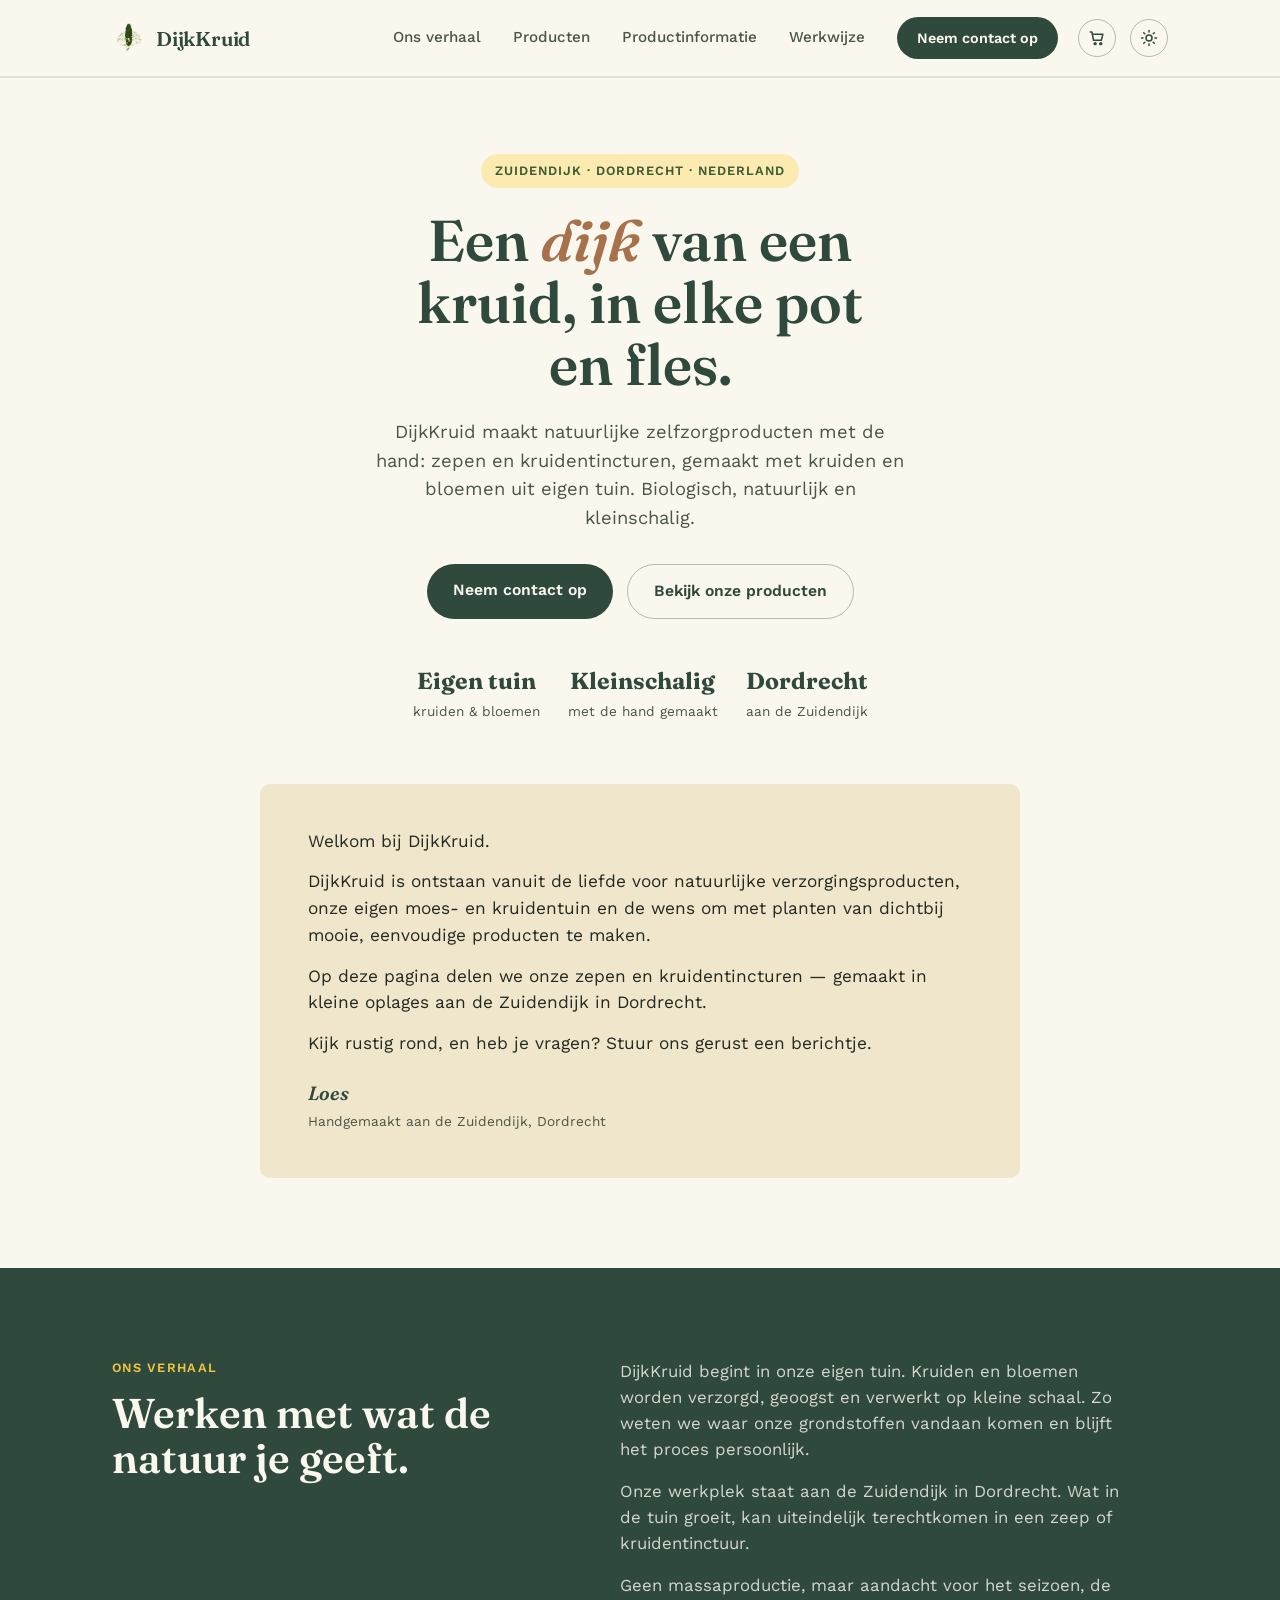
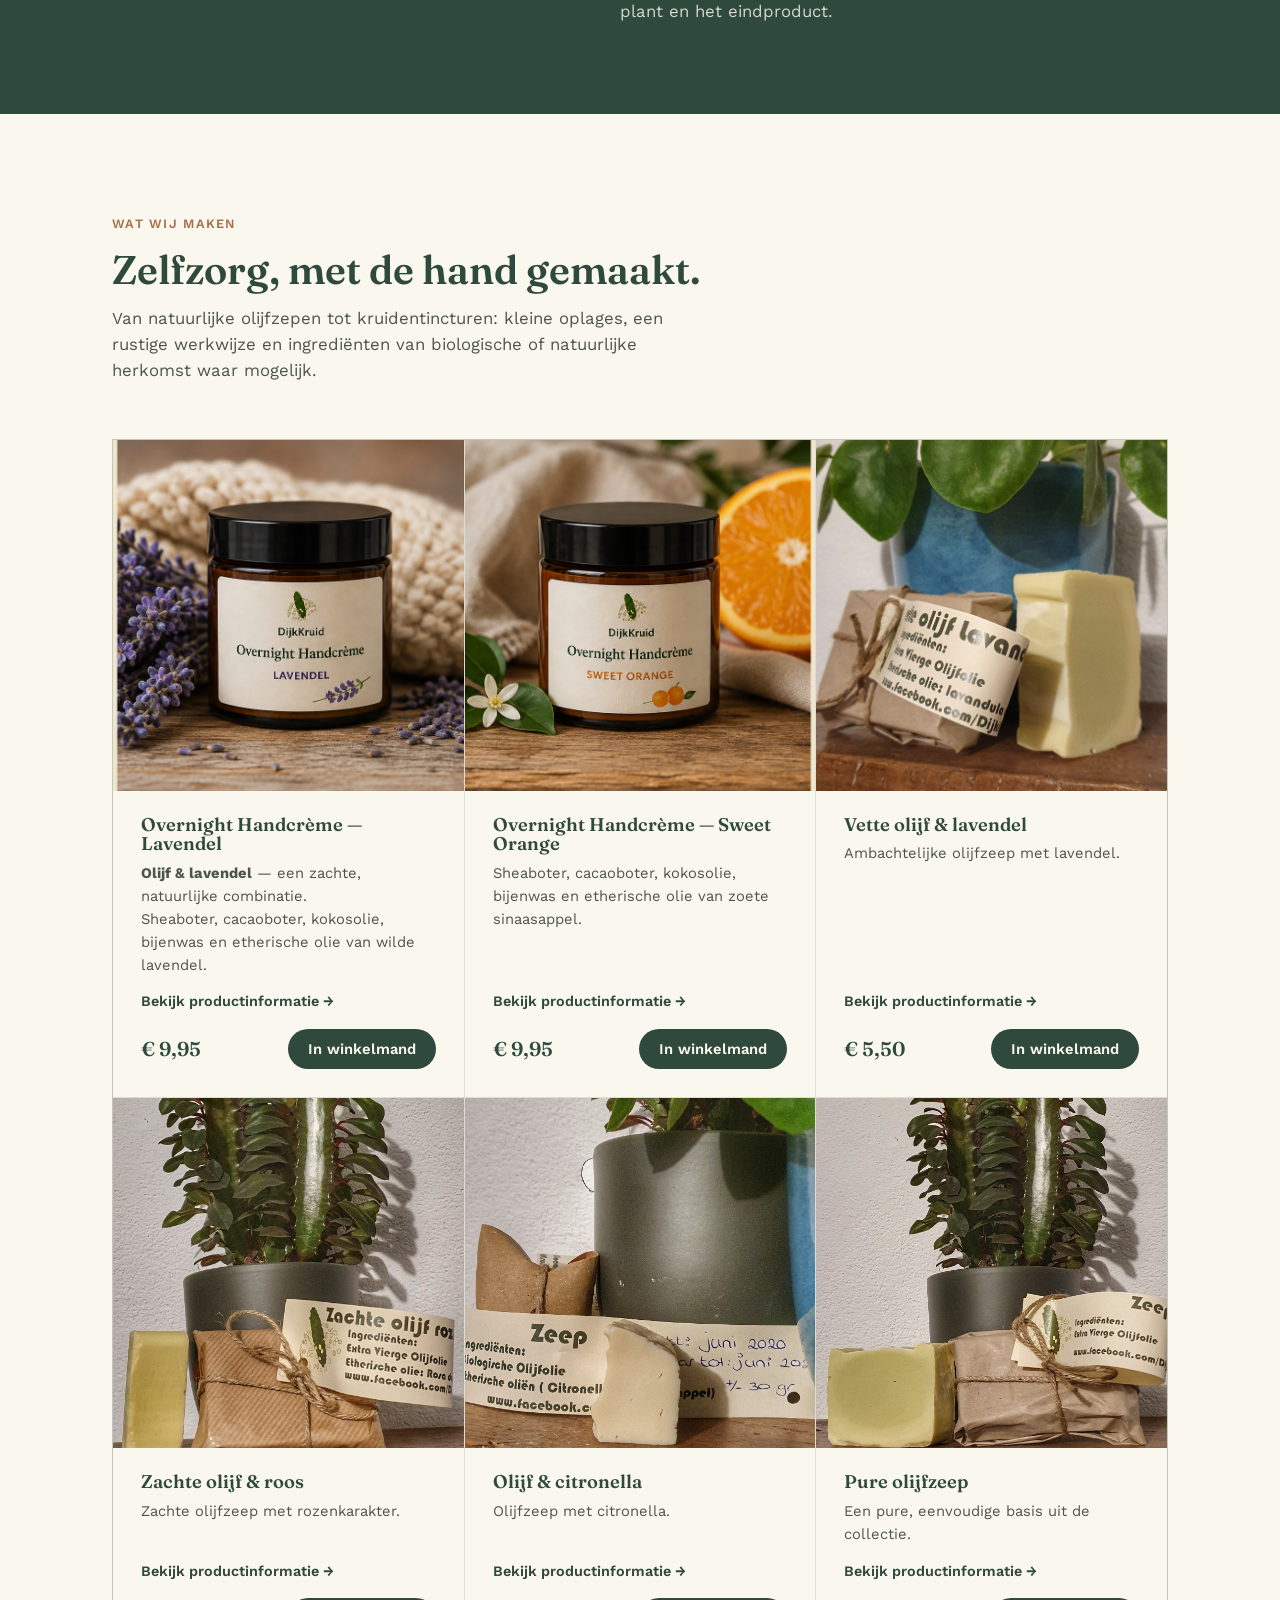
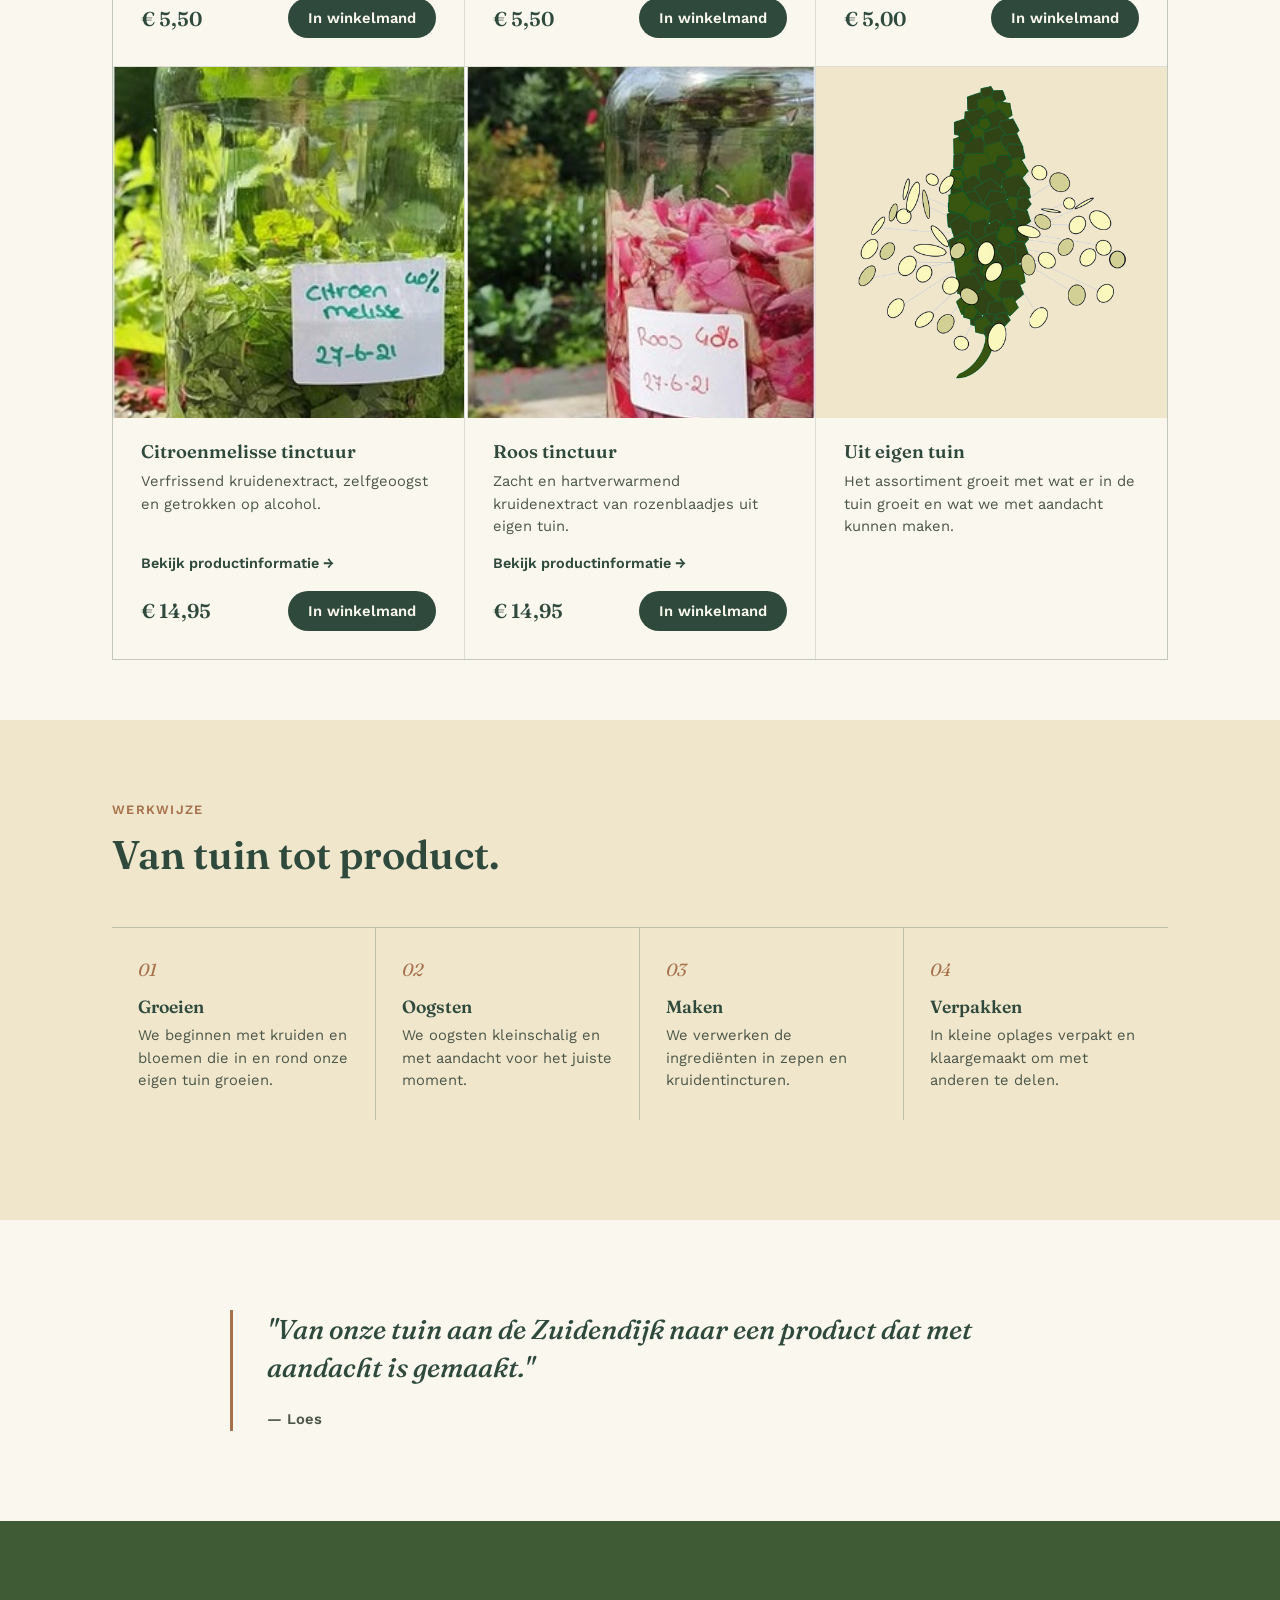
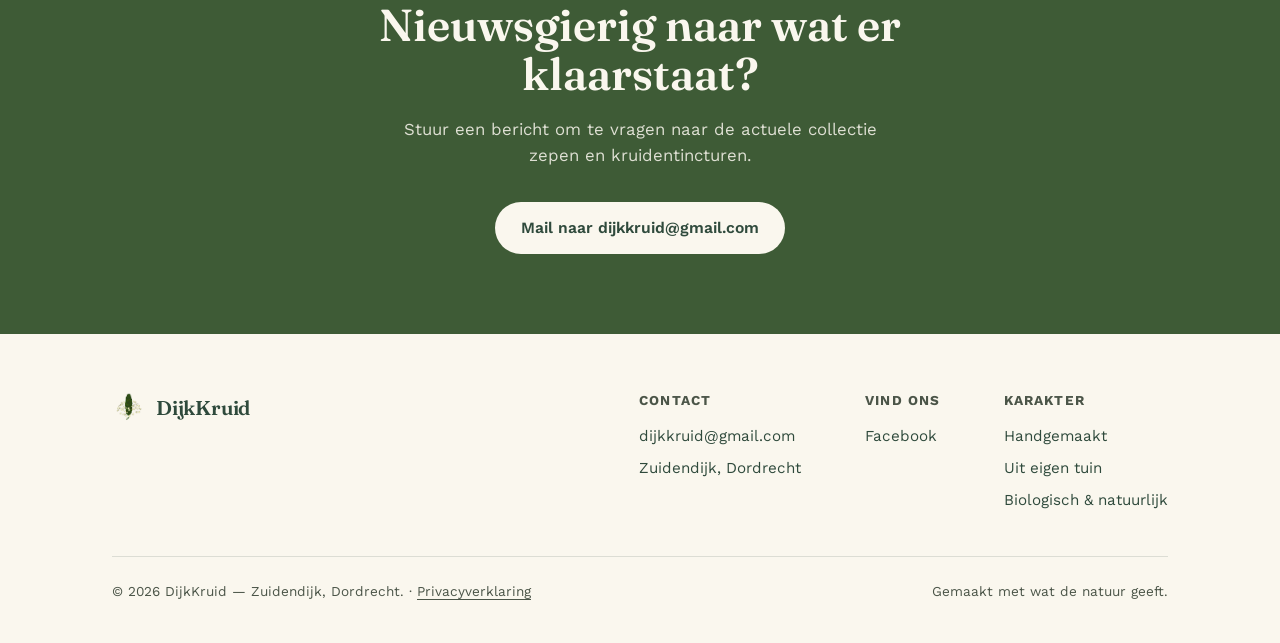
<file: index.html>
<!DOCTYPE html>
<html lang="nl">
<head>
<meta charset="UTF-8">
<meta name="viewport" content="width=device-width, initial-scale=1.0">
<meta name="description" content="DijkKruid — handgemaakte natuurlijke zelfzorgproducten uit eigen tuin aan de Zuidendijk in Dordrecht.">
<script>try{var t=localStorage.getItem('dijkkruid-theme');if(t==='dark'||t==='light')document.documentElement.setAttribute('data-theme',t);}catch(e){}</script>
<title>DijkKruid — Handgemaakte natuurlijke zelfzorgproducten</title>
<style>
@font-face{font-family:'Fraunces';font-style:normal;font-weight:400 700;font-display:swap;src:url('fonts/fraunces-latin-var.woff') format('woff')}
@font-face{font-family:'Fraunces';font-style:italic;font-weight:400 700;font-display:swap;src:url('fonts/fraunces-italic-latin-var.woff') format('woff')}
@font-face{font-family:'Work Sans';font-style:normal;font-weight:400 700;font-display:swap;src:url('fonts/worksans-latin-var.woff') format('woff')}
@font-face{font-family:'Work Sans';font-style:italic;font-weight:400 700;font-display:swap;src:url('fonts/worksans-italic-latin-var.woff') format('woff')}
:root{--linen:#FAF7EE;--dike:#2F4A3C;--leaf:#6B8552;--leaf-dark:#3E5B36;--clay:#A6714B;--straw:#EFE6CB;--sun:#EFC53E;--sun-soft:#FBEBB0;--ink:#232920;--ink-soft:#4B5548;--heading:var(--dike);--surface:#ffffff;--on-accent:#FAF7EE;color-scheme:light;}
*{box-sizing:border-box;margin:0;padding:0}html{scroll-behavior:smooth}body{background:var(--linen);color:var(--ink);font-family:'Work Sans',sans-serif;line-height:1.55;overflow-x:hidden;transition:background .2s ease,color .2s ease}
h1,h2,h3,.display{font-family:'Fraunces',serif;font-weight:600;color:var(--heading);line-height:1.08}a{color:inherit}img{display:block;max-width:100%}
.wrap{max-width:1120px;margin:0 auto;padding:0 32px}@media(max-width:640px){.wrap{padding:0 20px}}
header{position:sticky;top:0;z-index:50;background:rgba(250,247,238,.92);backdrop-filter:blur(8px);border-bottom:1px solid rgba(47,74,60,.12)}
nav.wrap{display:flex;align-items:center;justify-content:space-between;height:76px}
.logo{font-family:'Fraunces',serif;font-weight:600;font-size:1.25rem;color:var(--heading);letter-spacing:-.01em;display:flex;align-items:center;gap:10px;text-decoration:none}
.logo img{width:34px;height:34px;object-fit:contain}.nav-links{display:flex;align-items:center;gap:32px}.nav-links ul{list-style:none;display:flex;gap:32px;font-size:.95rem;font-weight:500}.nav-links ul a{text-decoration:none;color:var(--ink-soft)}.nav-links ul a:hover{color:var(--heading)}
.nav-cta{background:var(--dike);color:var(--on-accent);padding:10px 20px;border-radius:100px;font-size:.9rem;font-weight:600;text-decoration:none;white-space:nowrap}
.menu-btn{display:none;background:none;border:none;cursor:pointer;width:40px;height:40px;align-items:center;justify-content:center;color:var(--heading)}
.nav-right{display:flex;align-items:center;gap:14px}.nav-end{display:flex;align-items:center;gap:20px}
.menu-btn svg{width:24px;height:24px}.mobile-menu{max-height:0;overflow:hidden;background:var(--linen);border-bottom:1px solid rgba(47,74,60,.12);transition:max-height .3s ease}.mobile-menu.open{max-height:500px}.mobile-menu ul{list-style:none;display:flex;flex-direction:column;padding:8px 20px 24px;gap:4px}.mobile-menu a{display:block;padding:12px 4px;text-decoration:none;color:var(--ink-soft);font-weight:500;border-bottom:1px solid rgba(47,74,60,.08)}
.hero{padding:76px 0 40px}.hero-grid{max-width:720px;margin:0 auto;text-align:center}
.eyebrow{display:inline-flex;align-items:center;gap:8px;font-size:.8rem;font-weight:600;letter-spacing:.08em;text-transform:uppercase;color:var(--leaf-dark);background:var(--sun-soft);padding:7px 14px;border-radius:100px;margin-bottom:22px}
.eyebrow svg{width:14px;height:14px}h1.display{font-size:clamp(2.5rem,5vw,3.6rem);max-width:12.5ch;margin-left:auto;margin-right:auto}h1.display em{font-style:italic;color:var(--clay)}
.hero p.lede{margin-top:22px;font-size:1.15rem;color:var(--ink-soft);max-width:48ch;margin-left:auto;margin-right:auto}.hero-ctas{margin-top:32px;display:flex;gap:14px;flex-wrap:wrap;justify-content:center}
.btn{display:inline-block;padding:14px 26px;border-radius:100px;font-weight:600;font-size:.98rem;text-decoration:none}.btn-primary{background:var(--dike);color:var(--on-accent)}.btn-ghost{background:transparent;color:var(--heading);border:1.5px solid rgba(47,74,60,.35)}
.hero-stats{display:flex;gap:28px;margin-top:44px;flex-wrap:wrap;justify-content:center}.stat b{display:block;font-family:'Fraunces',serif;font-size:1.45rem;color:var(--heading)}.stat span{font-size:.85rem;color:var(--ink-soft)}
.welcome{padding:20px 0 90px}.welcome-card{max-width:760px;margin:0 auto;background:var(--straw);border-radius:10px;padding:44px 48px;position:relative}.welcome-card p{font-size:1.08rem;color:var(--ink);margin-bottom:14px}.welcome-sign{margin-top:22px}.welcome-sign .name{font-family:'Fraunces',serif;font-style:italic;font-weight:600;font-size:1.2rem;color:var(--heading);display:block}.welcome-sign .role{font-size:.85rem;color:var(--ink-soft)}
.story{padding:90px 0;background:var(--dike);color:var(--on-accent)}.story h2.display{color:var(--on-accent);font-size:clamp(1.9rem,3.4vw,2.6rem);max-width:16ch}.story-grid{display:grid;grid-template-columns:.9fr 1.1fr;gap:60px;align-items:start}.story p{color:rgba(250,247,238,.82);font-size:1.05rem;max-width:52ch}.story p+p{margin-top:16px}.story-label{font-size:.8rem;letter-spacing:.1em;text-transform:uppercase;font-weight:600;color:var(--sun);margin-bottom:14px;display:block}
.producten{padding:100px 0 60px}.section-head{max-width:60ch;margin-bottom:56px}.section-head .story-label{color:var(--clay)}.section-head h2.display{font-size:clamp(1.9rem,3.4vw,2.5rem)}.section-head p{margin-top:14px;color:var(--ink-soft);font-size:1.05rem}
.product-grid{display:grid;grid-template-columns:repeat(3,1fr);gap:1px;background:rgba(47,74,60,.15);border:1px solid rgba(47,74,60,.15)}.product-card{background:var(--linen);padding:0 0 28px;transition:background .2s}.product-card:hover{background:var(--straw)}.product-photo{aspect-ratio:1/1;overflow:hidden}.product-photo img{width:100%;height:100%;object-fit:cover}.product-copy{padding:24px 28px 0}
 .product-photo{display:block;background:var(--straw)}
.product-photo img{object-fit:cover}
.product-link{display:inline-block;margin-top:14px;font-size:.9rem;font-weight:600;color:var(--heading);text-decoration:none}
.product-link:hover{text-decoration:underline}
.product-card h3{font-size:1.15rem;margin-bottom:8px}.product-card p{font-size:.92rem;color:var(--ink-soft)}
.process{padding:80px 0 100px;background:var(--straw)}.process-grid{display:grid;grid-template-columns:repeat(4,1fr);gap:0;margin-top:50px;border-top:1.5px solid rgba(47,74,60,.25)}.step{padding:28px 26px 0;border-right:1.5px solid rgba(47,74,60,.25)}.step:last-child{border-right:none}.step .num{font-family:'Fraunces',serif;font-style:italic;color:var(--clay);font-size:1.1rem;margin-bottom:14px;display:block}.step h3{font-size:1.1rem;margin-bottom:8px}.step p{font-size:.92rem;color:var(--ink-soft);padding-bottom:28px}
.quote-section{padding:90px 0}.quote-box{max-width:820px;margin:0 auto;border-left:3px solid var(--clay);padding-left:34px}.quote-box p{font-family:'Fraunces',serif;font-style:italic;font-weight:500;font-size:clamp(1.3rem,2.4vw,1.7rem);color:var(--heading);line-height:1.4}.quote-attr{margin-top:22px;font-size:.92rem;color:var(--ink-soft);font-weight:600}
.cta-band{background:var(--leaf-dark);color:var(--on-accent);padding:80px 0;text-align:center}.cta-band h2.display{color:var(--on-accent);font-size:clamp(2rem,4vw,2.8rem);max-width:18ch;margin:0 auto 18px}.cta-band p{color:rgba(250,247,238,.85);max-width:48ch;margin:0 auto 34px;font-size:1.05rem}.cta-band .btn-primary{background:var(--on-accent);color:var(--dike)}
footer{padding:56px 0 40px}.footer-grid{display:flex;justify-content:space-between;align-items:flex-start;flex-wrap:wrap;gap:32px;padding-bottom:36px;border-bottom:1px solid rgba(47,74,60,.15)}.footer-cols{display:flex;gap:64px;flex-wrap:wrap}.footer-col h4{font-size:.85rem;text-transform:uppercase;letter-spacing:.08em;color:var(--ink-soft);margin-bottom:14px}.footer-col a,.footer-col p{display:block;font-size:.95rem;color:var(--dike);text-decoration:none;margin-bottom:8px}.footer-bottom{display:flex;justify-content:space-between;padding-top:24px;font-size:.85rem;color:var(--ink-soft);flex-wrap:wrap;gap:10px}
@media(max-width:900px){.story-grid{grid-template-columns:1fr}.product-grid{grid-template-columns:repeat(2,1fr)}.process-grid{grid-template-columns:repeat(2,1fr)}.step:nth-child(2){border-right:none}}
@media(max-width:760px){.nav-links{display:none}.menu-btn{display:flex}}
@media(max-width:600px){.hero{padding:54px 0 40px}.hero-stats{gap:20px}.welcome-card{padding:34px 26px}.product-grid,.process-grid{grid-template-columns:1fr}.product-photo{aspect-ratio:4/3}.step{border-right:none!important;border-bottom:1px solid rgba(47,74,60,.18)}.step:last-child{border-bottom:none}.footer-cols{gap:28px}.footer-grid{flex-direction:column}.wrap{padding:0 20px}}
@media(prefers-reduced-motion:reduce){*{scroll-behavior:auto!important;transition:none!important}}

.product-card-link{display:block;color:inherit;text-decoration:none}
.product-card-link .product-card{height:100%}
.product-card-link:focus-visible{outline:3px solid var(--sun);outline-offset:3px}

/* ---- Theme toggle ---- */
.theme-toggle{background:none;border:1.5px solid rgba(47,74,60,.35);color:var(--heading);width:38px;height:38px;border-radius:50%;display:flex;align-items:center;justify-content:center;cursor:pointer;flex-shrink:0;padding:0}
.theme-toggle svg{width:18px;height:18px}
.theme-toggle .icon-moon{display:none}
[data-theme="dark"] .theme-toggle .icon-sun{display:none}
[data-theme="dark"] .theme-toggle .icon-moon{display:block}
@media(prefers-color-scheme:dark){:root:not([data-theme="light"]) .theme-toggle .icon-sun{display:none}:root:not([data-theme="light"]) .theme-toggle .icon-moon{display:block}}

/* ---- Fix: CTA button inside mobile menu was losing its light text to the more specific .mobile-menu a rule ---- */
.mobile-menu a.nav-cta{color:var(--on-accent)}

/* ---- Dark theme palette: explicit toggle ---- */
[data-theme="dark"]{--linen:#1B1E17;--ink:#EDEADF;--ink-soft:#B7BFA9;--straw:#2B2F22;--heading:#F1E3B4;--leaf-dark:#7FA05F;--clay:#D2996A;--sun-soft:#3A3320;--surface:#242820;color-scheme:dark;}
[data-theme="dark"] header{background:rgba(27,30,23,.88)}
[data-theme="dark"] .story p{color:rgba(237,234,223,.82)}
[data-theme="dark"] .cta-band p{color:rgba(237,234,223,.85)}
[data-theme="dark"] .footer-col a,[data-theme="dark"] .footer-col p{color:var(--heading)}

/* ---- Dark theme palette: automatic, only when the visitor hasn't chosen a preference ---- */
@media(prefers-color-scheme:dark){
  :root:not([data-theme="light"]){--linen:#1B1E17;--ink:#EDEADF;--ink-soft:#B7BFA9;--straw:#2B2F22;--heading:#F1E3B4;--leaf-dark:#7FA05F;--clay:#D2996A;--sun-soft:#3A3320;--surface:#242820;color-scheme:dark;}
  :root:not([data-theme="light"]) header{background:rgba(27,30,23,.88)}
  :root:not([data-theme="light"]) .story p{color:rgba(237,234,223,.82)}
  :root:not([data-theme="light"]) .cta-band p{color:rgba(237,234,223,.85)}
  :root:not([data-theme="light"]) .footer-col a,:root:not([data-theme="light"]) .footer-col p{color:var(--heading)}
}


/* ---- Kaarten: link, prijs en knop staan altijd onderaan op dezelfde plek ---- */
.product-card{display:flex;flex-direction:column}
.product-copy{flex:1;display:flex;flex-direction:column}
.product-link{align-self:flex-start;margin-top:auto;padding-top:14px}
.footer-bottom a{color:inherit;text-decoration:underline;text-underline-offset:3px}
</style>

</head>
<body>
<header>
<nav class="wrap">
<a href="#" class="logo"><img src="images/dijkkruid-logo.png" alt="DijkKruid logo">DijkKruid</a>
<div class="nav-end"><div class="nav-links"><ul><li><a href="#verhaal">Ons verhaal</a></li><li><a href="#producten">Producten</a></li><li><a href="producten.html">Productinformatie</a></li><li><a href="#werkwijze">Werkwijze</a></li></ul><a class="nav-cta" href="mailto:dijkkruid@gmail.com?subject=Contact">Neem contact op</a></div>
<div class="nav-right">
<button class="theme-toggle" id="themeToggle" type="button" aria-label="Wissel tussen licht en donker thema"><svg class="icon-sun" viewBox="0 0 24 24" fill="none" stroke="currentColor" stroke-width="2" stroke-linecap="round"><circle cx="12" cy="12" r="4"/><path d="M12 2v2M12 20v2M4.93 4.93l1.41 1.41M17.66 17.66l1.41 1.41M2 12h2M20 12h2M4.93 19.07l1.41-1.41M17.66 6.34l1.41-1.41"/></svg><svg class="icon-moon" viewBox="0 0 24 24" fill="none" stroke="currentColor" stroke-width="2" stroke-linecap="round"><path d="M21 12.79A9 9 0 1 1 11.21 3 7 7 0 0 0 21 12.79z"/></svg></button>
<button class="menu-btn" id="menuBtn" aria-expanded="false" aria-controls="mobileMenu" aria-label="Menu openen"><svg viewBox="0 0 24 24" fill="none" stroke="currentColor" stroke-width="2" stroke-linecap="round"><line x1="3" y1="7" x2="21" y2="7"/><line x1="3" y1="12" x2="21" y2="12"/><line x1="3" y1="17" x2="21" y2="17"/></svg></button>
</div>
</div>
</nav>
<div class="mobile-menu" id="mobileMenu"><ul><li><a href="#verhaal">Ons verhaal</a></li><li><a href="#producten">Producten</a></li><li><a href="producten.html">Productinformatie</a></li><li><a href="#werkwijze">Werkwijze</a></li><li><a class="nav-cta" href="mailto:dijkkruid@gmail.com?subject=Contact">Neem contact op</a></li></ul></div>
</header>

<section class="hero"><div class="wrap hero-grid">
<span class="eyebrow">Zuidendijk · Dordrecht · Nederland</span>
<h1 class="display">Een <em>dijk</em> van een kruid, in elke pot en fles.</h1>
<p class="lede">DijkKruid maakt natuurlijke zelfzorgproducten met de hand: zepen en kruidentincturen, gemaakt met kruiden en bloemen uit eigen tuin. Biologisch, natuurlijk en kleinschalig.</p>
<div class="hero-ctas"><a href="#bestellen" class="btn btn-primary">Neem contact op</a><a href="#producten" class="btn btn-ghost">Bekijk onze producten</a></div>
<div class="hero-stats"><div class="stat"><b>Eigen tuin</b><span>kruiden &amp; bloemen</span></div><div class="stat"><b>Kleinschalig</b><span>met de hand gemaakt</span></div><div class="stat"><b>Dordrecht</b><span>aan de Zuidendijk</span></div></div>
</div></section>

<section class="welcome"><div class="wrap"><div class="welcome-card"><p>Welkom bij DijkKruid.</p><p>DijkKruid is ontstaan vanuit de liefde voor natuurlijke verzorgingsproducten, onze eigen moes- en kruidentuin en de wens om met planten van dichtbij mooie, eenvoudige producten te maken.</p><p>Op deze pagina delen we onze zepen en kruidentincturen — gemaakt in kleine oplages aan de Zuidendijk in Dordrecht.</p><p>Kijk rustig rond, en heb je vragen? Stuur ons gerust een berichtje.</p><div class="welcome-sign"><span class="name">Loes</span><span class="role">Handgemaakt aan de Zuidendijk, Dordrecht</span></div></div></div></section>

<section class="story" id="verhaal"><div class="wrap story-grid"><div><span class="story-label">Ons verhaal</span><h2 class="display">Werken met wat de natuur je geeft.</h2></div><div><p>DijkKruid begint in onze eigen tuin. Kruiden en bloemen worden verzorgd, geoogst en verwerkt op kleine schaal. Zo weten we waar onze grondstoffen vandaan komen en blijft het proces persoonlijk.</p><p>Onze werkplek staat aan de Zuidendijk in Dordrecht. Wat in de tuin groeit, kan uiteindelijk terechtkomen in een zeep of kruidentinctuur.</p><p>Geen massaproductie, maar aandacht voor het seizoen, de plant en het eindproduct.</p></div></div></section>


<section class="producten" id="producten"><div class="wrap"><div class="section-head"><span class="story-label">Wat wij maken</span><h2 class="display">Zelfzorg, met de hand gemaakt.</h2><p>Van natuurlijke olijfzepen tot kruidentincturen: kleine oplages, een rustige werkwijze en ingrediënten van biologische of natuurlijke herkomst waar mogelijk.</p></div>
<div class="product-grid" id="productGrid" aria-live="polite">
<div class="product-card" data-static="true"><div class="product-photo"><img src="images/dijkkruid-logo.png" alt="DijkKruid logo"></div><div class="product-copy"><h3>Uit eigen tuin</h3><p>Het assortiment groeit met wat er in de tuin groeit en wat we met aandacht kunnen maken.</p></div></div>
</div></div></section>


<section class="process" id="werkwijze"><div class="wrap"><div class="section-head" style="margin-bottom:0"><span class="story-label">Werkwijze</span><h2 class="display">Van tuin tot product.</h2></div><div class="process-grid">
<div class="step"><span class="num">01</span><h3>Groeien</h3><p>We beginnen met kruiden en bloemen die in en rond onze eigen tuin groeien.</p></div>
<div class="step"><span class="num">02</span><h3>Oogsten</h3><p>We oogsten kleinschalig en met aandacht voor het juiste moment.</p></div>
<div class="step"><span class="num">03</span><h3>Maken</h3><p>We verwerken de ingrediënten in zepen en kruidentincturen.</p></div>
<div class="step"><span class="num">04</span><h3>Verpakken</h3><p>In kleine oplages verpakt en klaargemaakt om met anderen te delen.</p></div>
</div></div></section>

<section class="quote-section"><div class="wrap"><div class="quote-box"><p>"Van onze tuin aan de Zuidendijk naar een product dat met aandacht is gemaakt."</p><div class="quote-attr">— Loes</div></div></div></section>

<section class="cta-band" id="bestellen"><div class="wrap"><h2 class="display">Nieuwsgierig naar wat er klaarstaat?</h2><p>Stuur een bericht om te vragen naar de actuele collectie zepen en kruidentincturen.</p><a href="mailto:dijkkruid@gmail.com" class="btn btn-primary">Mail naar dijkkruid@gmail.com</a></div></section>

<footer><div class="wrap"><div class="footer-grid"><a href="#" class="logo"><img src="images/dijkkruid-logo.png" alt="DijkKruid logo">DijkKruid</a><div class="footer-cols"><div class="footer-col"><h4>Contact</h4><a href="mailto:dijkkruid@gmail.com">dijkkruid@gmail.com</a><p>Zuidendijk, Dordrecht</p></div><div class="footer-col"><h4>Vind ons</h4><a href="https://www.facebook.com/DijkKruid/" target="_blank" rel="noopener">Facebook</a></div><div class="footer-col"><h4>Karakter</h4><p>Handgemaakt</p><p>Uit eigen tuin</p><p>Biologisch &amp; natuurlijk</p></div></div></div><div class="footer-bottom"><span>© 2026 DijkKruid — Zuidendijk, Dordrecht. · <a href="privacy.html">Privacyverklaring</a></span><span>Gemaakt met wat de natuur geeft.</span></div></div></footer>

<script>
const menuBtn=document.getElementById('menuBtn'),mobileMenu=document.getElementById('mobileMenu');
menuBtn.addEventListener('click',()=>{const open=mobileMenu.classList.toggle('open');menuBtn.setAttribute('aria-expanded',String(open));});
mobileMenu.querySelectorAll('a').forEach(a=>a.addEventListener('click',()=>{mobileMenu.classList.remove('open');menuBtn.setAttribute('aria-expanded','false');}));

function systemPrefersDark(){return window.matchMedia&&window.matchMedia('(prefers-color-scheme: dark)').matches;}
function currentTheme(){return document.documentElement.getAttribute('data-theme')||(systemPrefersDark()?'dark':'light');}
function setTheme(theme){
  document.documentElement.setAttribute('data-theme',theme);
  try{localStorage.setItem('dijkkruid-theme',theme);}catch(e){}
}
function toggleTheme(){setTheme(currentTheme()==='dark'?'light':'dark');}
document.getElementById('themeToggle').addEventListener('click',toggleTheme);
</script>
<script src="catalog.js" defer></script>
<script src="shop.js" defer></script>
</body>
</html>
</file>
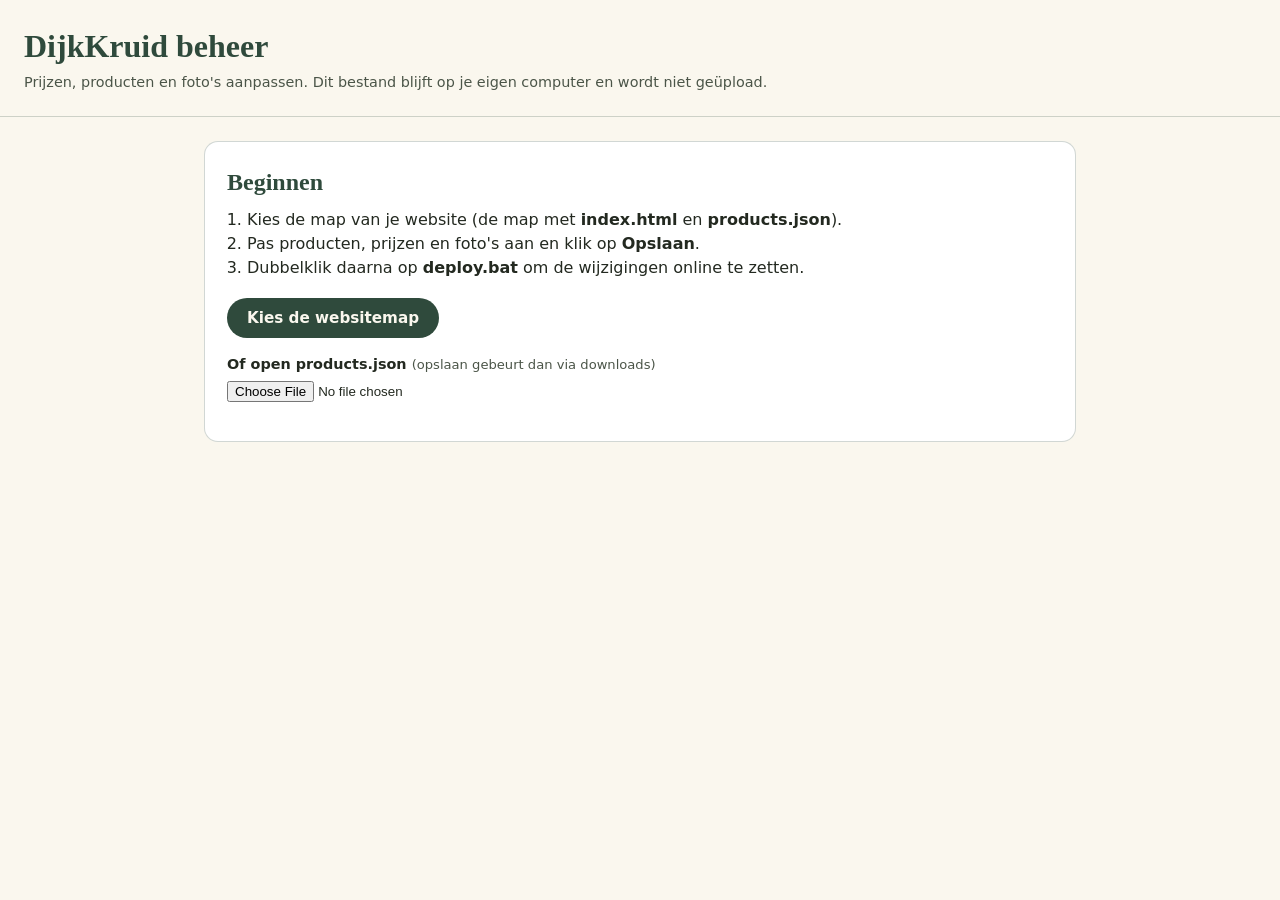
<file: beheer.html>
<!DOCTYPE html>
<html lang="nl">
<head>
<meta charset="UTF-8">
<meta name="viewport" content="width=device-width, initial-scale=1.0">
<meta name="robots" content="noindex,nofollow">
<title>DijkKruid beheer</title>
<style>
:root{--bg:#FAF7EE;--card:#fff;--ink:#232920;--soft:#4B5548;--green:#2F4A3C;--clay:#A6714B;--line:rgba(47,74,60,.22);--sun:#EFC53E;--danger:#9b2c2c;--field:#fff}
@media(prefers-color-scheme:dark){:root{--bg:#1B1E17;--card:#242820;--ink:#EDEADF;--soft:#B7BFA9;--green:#F1E3B4;--clay:#D2996A;--line:rgba(237,234,223,.22);--danger:#f0a0a0;--field:#1B1E17}}
*{box-sizing:border-box}
body{margin:0;background:var(--bg);color:var(--ink);font:16px/1.5 "Work Sans",system-ui,sans-serif;padding-bottom:96px}
h1,h2{font-family:Georgia,"Fraunces",serif;color:var(--green);margin:0}
header{padding:22px 24px;border-bottom:1px solid var(--line);display:flex;align-items:center;justify-content:space-between;gap:16px;flex-wrap:wrap}
header p{margin:2px 0 0;color:var(--soft);font-size:.9rem}
main{max-width:920px;margin:0 auto;padding:24px}
.card{background:var(--card);border:1px solid var(--line);border-radius:14px;padding:22px;margin-bottom:20px}
.btn{background:var(--green);color:var(--bg);border:0;border-radius:100px;padding:11px 20px;font-weight:600;font-size:.95rem;font-family:inherit;cursor:pointer}
.btn:disabled{opacity:.5;cursor:not-allowed}
.btn.ghost{background:transparent;color:var(--green);border:1.5px solid var(--line)}
.btn.small{padding:7px 14px;font-size:.85rem}
.btn.danger{background:transparent;color:var(--danger);border:1.5px solid var(--danger)}
button:focus-visible,input:focus-visible,select:focus-visible,textarea:focus-visible{outline:3px solid var(--sun);outline-offset:2px}
label{display:block;font-weight:600;font-size:.9rem;margin:14px 0 4px}
.hint{font-weight:400;color:var(--soft);font-size:.82rem}
input[type=text],select{min-height:46px}
input[type=text],select,textarea{width:100%;padding:10px 12px;border:1.5px solid var(--line);border-radius:10px;background:var(--field);color:var(--ink);font:inherit}
textarea{min-height:84px;resize:vertical}
.row{display:flex;gap:14px;flex-wrap:wrap;align-items:flex-start}.row>*{flex:1 1 200px}.help{display:block;margin-top:4px;color:var(--soft);font-size:.82rem}
.toolbar{display:flex;align-items:center;justify-content:space-between;gap:14px;flex-wrap:wrap;margin-bottom:16px}
.switch{display:flex;align-items:center;gap:10px;font-weight:600}
.switch input{width:20px;height:20px}
.item{display:grid;grid-template-columns:64px 1fr auto;gap:14px;align-items:center;padding:12px 0;border-bottom:1px solid var(--line)}
.item:last-child{border-bottom:0}
.item img{width:64px;height:64px;object-fit:cover;border-radius:8px;background:var(--line)}
.item h3{margin:0;font-size:1rem}
.meta{color:var(--soft);font-size:.85rem}
.chip{display:inline-block;border-radius:100px;padding:1px 10px;font-size:.75rem;font-weight:700;margin-left:6px;background:var(--line)}
.chip.warn{background:var(--sun);color:#232920}
.actions{display:flex;gap:6px;flex-wrap:wrap;justify-content:flex-end}
dialog{border:0;border-radius:16px;padding:0;width:min(720px,96vw);max-height:92vh;background:var(--card);color:var(--ink)}
dialog::backdrop{background:rgba(20,24,17,.55)}
dialog form{padding:24px;overflow:auto;max-height:92vh}
.tiles{display:flex;gap:12px;flex-wrap:wrap;margin-top:6px}
.tile{width:112px}
.tile .pic{position:relative;width:112px;height:140px;border-radius:10px;overflow:hidden;background:var(--line);border:1.5px solid var(--line)}
.tile .pic img{width:100%;height:100%;object-fit:cover;display:block}
.tile .badge{position:absolute;left:6px;top:6px;background:var(--sun);color:#232920;border-radius:100px;padding:1px 8px;font-size:.7rem;font-weight:700}
.tools{display:flex;gap:4px;margin-top:6px}
.tools button{flex:1;border:1.5px solid var(--line);background:none;color:var(--green);border-radius:8px;padding:4px 0;font:inherit;font-size:.85rem;font-weight:600;cursor:pointer}
.tools button:disabled{opacity:.35;cursor:not-allowed}
.tools .del{color:var(--danger);border-color:var(--danger)}
.addtile{width:112px;height:140px;border:2px dashed var(--line);border-radius:10px;background:none;color:var(--green);font:inherit;font-weight:600;font-size:.85rem;cursor:pointer;display:flex;flex-direction:column;align-items:center;justify-content:center;gap:4px}
.addtile b{font-size:1.6rem;line-height:1}
.addtile:disabled{opacity:.4;cursor:not-allowed}
.block{border:1.5px dashed var(--line);border-radius:12px;padding:12px;margin-top:12px}
.bar{position:fixed;left:0;right:0;bottom:0;background:var(--card);border-top:1px solid var(--line);padding:14px 24px;display:flex;justify-content:space-between;align-items:center;gap:14px;flex-wrap:wrap}
#msg{font-size:.92rem}
#msg.ok{color:var(--green);font-weight:600}#msg.err{color:var(--danger);font-weight:600}
.hidden{display:none!important}
ol{padding-left:20px;margin:8px 0 0}
</style>
</head>
<body>
<header>
  <div><h1>DijkKruid beheer</h1><p>Prijzen, producten en foto's aanpassen. Dit bestand blijft op je eigen computer en wordt niet geüpload.</p></div>
</header>

<main>
  <!-- Startscherm -->
  <section id="start" class="card">
    <h2>Beginnen</h2>
    <ol>
      <li>Kies de map van je website (de map met <b>index.html</b> en <b>products.json</b>).</li>
      <li>Pas producten, prijzen en foto's aan en klik op <b>Opslaan</b>.</li>
      <li>Dubbelklik daarna op <b>deploy.bat</b> om de wijzigingen online te zetten.</li>
    </ol>
    <p style="margin-top:18px"><button class="btn" id="pickDir" type="button">Kies de websitemap</button></p>
    <p class="hint" id="noDir" style="display:none">Deze browser kan niet rechtstreeks in een map schrijven. Gebruik Chrome of Edge, of open hieronder <b>products.json</b>: dan worden wijzigingen als download aangeboden.</p>
    <label for="openFile">Of open products.json <span class="hint">(opslaan gebeurt dan via downloads)</span></label>
    <input type="file" id="openFile" accept=".json,application/json">
    <p id="startErr" class="err" style="color:var(--danger);font-weight:600"></p>
  </section>

  <!-- Beheer -->
  <div id="manage" class="hidden">
    <section class="card">
      <div class="toolbar">
        <label class="switch" style="margin:0"><input type="checkbox" id="shopEnabled"> Webshop tonen op de site <span class="hint">(prijzen en winkelmand)</span></label>
        <button class="btn" id="addBtn" type="button">+ Nieuw product</button>
      </div>
      <p class="hint" id="modeInfo"></p>
      <div id="list"></div>
    </section>
  </div>
</main>

<div class="bar hidden" id="bar">
  <span id="msg" role="status"></span>
  <button class="btn" id="saveBtn" type="button" disabled>Opslaan</button>
</div>

<!-- Bewerken -->
<dialog id="dlg" aria-labelledby="dlgTitle">
  <form id="form">
    <h2 id="dlgTitle">Product</h2>
    <label for="fName">Naam *</label>
    <input type="text" id="fName" required>
    <div class="row">
      <div><label for="fCategory">Categorie</label><input type="text" id="fCategory" list="cats" placeholder="bijv. Olijfzeep"><datalist id="cats"></datalist></div>
      <div><label for="fPrice">Prijs in euro</label><input type="text" id="fPrice" inputmode="decimal" placeholder="5,50" aria-describedby="priceHelp"><span class="help" id="priceHelp">Leeg laten = geen koopknop</span></div>
      <div><label for="fStatus">Status</label>
        <select id="fStatus"><option value="available">Beschikbaar</option><option value="soldout">Tijdelijk uitverkocht</option><option value="hidden">Verborgen (niet op de site)</option></select></div>
    </div>

    <label>Foto's <span class="hint">(de eerste is de hoofdfoto; maximaal 8)</span></label>
    <div class="tiles" id="fTiles"></div>
    <input type="file" id="fPhotos" accept="image/*" multiple class="hidden">
    <p class="hint" id="fPhotoInfo"></p>

    <label for="fSummary">Korte tekst op de startpagina <span class="hint">(elke regel = een alinea, **vet** kan)</span></label>
    <textarea id="fSummary"></textarea>
    <label for="fLead">Intro boven aan de productpagina</label>
    <input type="text" id="fLead">
    <label for="fIntro">Uitleg bij het product</label>
    <textarea id="fIntro"></textarea>
    <label for="fBadges">Kenmerken <span class="hint">(een per regel, bijv. Handgemaakt)</span></label>
    <textarea id="fBadges" style="min-height:70px"></textarea>

    <label>Informatieblokken <span class="hint">(elke regel = een alinea. Begin met ~ voor kleine grijze tekst, **vet** kan)</span></label>
    <div id="fBlocks"></div>
    <p><button class="btn ghost small" id="addBlock" type="button">+ Blok toevoegen</button></p>

    <p id="fErr" style="color:var(--danger);font-weight:600;min-height:1.4em"></p>
    <div class="actions" style="justify-content:flex-end">
      <button class="btn ghost" id="cancelBtn" type="button">Annuleren</button>
      <button class="btn" type="submit">Product klaar</button>
    </div>
  </form>
</dialog>

<script>
(function () {
  'use strict';

  var $ = function (id) { return document.getElementById(id); };
  var HAS_DIR_API = typeof window.showDirectoryPicker === 'function';

  var state = {
    dir: null,            // gekozen map (alleen met rechtstreeks opslaan)
    data: { settings: { shopEnabled: true }, products: [] },
    pending: {},          // nieuwe foto's: pad -> Blob
    dirty: false,
    editing: null,        // { index, isNew, photos: [{ path, blob }] }
    urlCache: {}
  };

  function el(tag, attrs, children) {
    var n = document.createElement(tag);
    if (attrs) Object.keys(attrs).forEach(function (k) {
      if (k === 'text') n.textContent = attrs[k]; else if (k === 'class') n.className = attrs[k]; else n.setAttribute(k, attrs[k]);
    });
    (children || []).forEach(function (c) { if (c) n.appendChild(c); });
    return n;
  }

  /* ---------- hulpfuncties ---------- */
  function slugify(s) {
    return String(s).toLowerCase().normalize('NFD').replace(/[\u0300-\u036f]/g, '')
      .replace(/&/g, ' en ').replace(/[^a-z0-9]+/g, '-').replace(/^-+|-+$/g, '') || 'product';
  }
  function uniqueId(base) {
    var id = base, n = 2;
    while (state.data.products.some(function (p) { return p.id === id; })) id = base + '-' + (n++);
    return id;
  }
  function parsePrice(text) {
    var t = String(text).replace(/[€\s]/g, '').replace(',', '.');
    if (t === '') return { ok: true, value: null };
    var n = Number(t);
    if (!isFinite(n) || n < 0) return { ok: false };
    return { ok: true, value: Math.round(n * 100) / 100 };
  }
  function priceText(n) { return n == null ? '' : n.toFixed(2).replace('.', ','); }
  var STATUS = { available: 'Beschikbaar', soldout: 'Uitverkocht', hidden: 'Verborgen' };
  function lines(text) { return String(text).split(/\n/).map(function (l) { return l.trim(); }).filter(Boolean); }

  function say(text, kind) { var m = $('msg'); m.textContent = text || ''; m.className = kind || ''; }
  function setDirty(v) { state.dirty = v; $('saveBtn').disabled = !v; if (v) say('Er zijn niet-opgeslagen wijzigingen.'); }

  function normalizeData(raw) {
    var d = raw && typeof raw === 'object' ? raw : {};
    d.settings = d.settings && typeof d.settings === 'object' ? d.settings : {};
    if (typeof d.settings.shopEnabled !== 'boolean') d.settings.shopEnabled = true;
    d.products = Array.isArray(d.products) ? d.products : [];
    d.products.forEach(function (p) {
      p.summary = Array.isArray(p.summary) ? p.summary.join('\n') : (p.summary || '');
      p.badges = Array.isArray(p.badges) ? p.badges : [];
      p.sections = Array.isArray(p.sections) ? p.sections : [];
      p.status = STATUS[p.status] ? p.status : 'available';
      if (p.price === '' || p.price === undefined) p.price = null;
      p.images = Array.isArray(p.images) && p.images.length ? p.images.map(String) : (p.image ? [p.image] : []);
      p.image = p.images[0] || '';
    });
    return d;
  }

  /* ---------- foto's tonen ---------- */
  function imageURL(path) {
    if (!path) return Promise.resolve('');
    if (state.pending[path]) {
      var key = 'p:' + path + ':' + state.pending[path].size;
      if (!state.urlCache[key]) state.urlCache[key] = URL.createObjectURL(state.pending[path]);
      return Promise.resolve(state.urlCache[key]);
    }
    if (state.urlCache[path]) return Promise.resolve(state.urlCache[path]);
    if (state.dir) {
      return readFromDir(path).then(function (file) {
        state.urlCache[path] = URL.createObjectURL(file); return state.urlCache[path];
      }).catch(function () { return path; });
    }
    return Promise.resolve(path);
  }

  function readFromDir(path) {
    var parts = path.split('/'), p = Promise.resolve(state.dir);
    parts.forEach(function (part, i) {
      p = p.then(function (h) { return i < parts.length - 1 ? h.getDirectoryHandle(part) : h.getFileHandle(part); });
    });
    return p.then(function (fh) { return fh.getFile(); });
  }

  /* ---------- lijst ---------- */
  function renderList() {
    var list = $('list'); list.textContent = '';
    var products = state.data.products;
    if (!products.length) list.appendChild(el('p', { class: 'meta', text: 'Nog geen producten. Klik op "+ Nieuw product".' }));
    products.forEach(function (p, i) {
      var img = el('img', { alt: '' });
      imageURL(p.image).then(function (u) { img.src = u; });
      var title = el('h3', { text: p.name });
      var chip = el('span', { class: 'chip' + (p.status !== 'available' ? ' warn' : ''), text: STATUS[p.status] });
      title.appendChild(chip);
      var meta = el('div', { class: 'meta', text: (p.category || 'Geen categorie') + ' · ' + (p.price == null ? 'geen prijs (dus geen koopknop)' : '€ ' + priceText(p.price)) });

      var up = el('button', { class: 'btn ghost small', type: 'button', 'aria-label': p.name + ' omhoog', text: '↑' });
      var down = el('button', { class: 'btn ghost small', type: 'button', 'aria-label': p.name + ' omlaag', text: '↓' });
      var edit = el('button', { class: 'btn small', type: 'button', text: 'Bewerken' });
      var del = el('button', { class: 'btn danger small', type: 'button', text: 'Verwijderen' });
      up.disabled = i === 0; down.disabled = i === products.length - 1;
      up.addEventListener('click', function () { move(i, -1); });
      down.addEventListener('click', function () { move(i, 1); });
      edit.addEventListener('click', function () { openEditor(i); });
      del.addEventListener('click', function () { remove(i); });

      list.appendChild(el('div', { class: 'item' }, [img, el('div', null, [title, meta]), el('div', { class: 'actions' }, [up, down, edit, del])]));
    });
    var cats = $('cats'); cats.textContent = '';
    var seen = {};
    products.forEach(function (p) { if (p.category && !seen[p.category]) { seen[p.category] = 1; cats.appendChild(el('option', { value: p.category })); } });
  }

  function move(i, dir) {
    var a = state.data.products, j = i + dir;
    if (j < 0 || j >= a.length) return;
    var t = a[i]; a[i] = a[j]; a[j] = t;
    setDirty(true); renderList();
  }

  function remove(i) {
    var p = state.data.products[i];
    if (!confirm('"' + p.name + '" definitief verwijderen uit de website?\n\nTip: kies bij Bewerken de status "Verborgen" als je het product alleen tijdelijk wilt weghalen.')) return;
    (p.images || []).forEach(function (path) { delete state.pending[path]; });
    state.data.products.splice(i, 1);
    setDirty(true); renderList();
  }

  /* ---------- bewerken ---------- */
  function addBlock(title, textLines) {
    var t = el('input', { type: 'text', 'aria-label': 'Titel van het blok', placeholder: 'Titel, bijv. Ingrediënten' });
    t.value = title || '';
    var a = el('textarea', { 'aria-label': 'Tekst van het blok' });
    a.value = (textLines || []).join('\n');
    var rm = el('button', { class: 'btn danger small', type: 'button', text: 'Blok verwijderen' });
    var block = el('div', { class: 'block' }, [t, a, el('p', { style: 'margin:8px 0 0' }, [rm])]);
    rm.addEventListener('click', function () { block.remove(); });
    $('fBlocks').appendChild(block);
  }

  function openEditor(index) {
    var isNew = index == null;
    var p = isNew ? { name: '', category: '', price: null, status: 'available', image: '', images: [], summary: '', lead: '', intro: '', badges: [], sections: [{ title: 'Ingrediënten', text: [] }, { title: 'Over het product', text: [] }] } : state.data.products[index];
    state.editing = { index: index, isNew: isNew, photos: (p.images || []).map(function (path) { return { path: path, blob: state.pending[path] || null }; }) };
    $('dlgTitle').textContent = isNew ? 'Nieuw product' : 'Bewerken: ' + p.name;
    $('fName').value = p.name; $('fCategory').value = p.category || '';
    $('fPrice').value = priceText(p.price); $('fStatus').value = p.status;
    $('fSummary').value = p.summary; $('fLead').value = p.lead || ''; $('fIntro').value = p.intro || '';
    $('fBadges').value = (p.badges || []).join('\n');
    $('fBlocks').textContent = '';
    (p.sections || []).forEach(function (s) { addBlock(s.title, s.text); });
    $('fErr').textContent = ''; $('fPhotos').value = '';
    renderTiles();
    $('dlg').showModal();
    $('fName').focus();
  }

  // Foto verkleinen naar maximaal 1600 px (JPEG), zodat de site snel blijft.
  function shrinkPhoto(file) {
    return createImageBitmap(file).then(function (bmp) {
      var max = 1600, scale = Math.min(1, max / Math.max(bmp.width, bmp.height));
      var c = document.createElement('canvas');
      c.width = Math.round(bmp.width * scale); c.height = Math.round(bmp.height * scale);
      c.getContext('2d').drawImage(bmp, 0, 0, c.width, c.height);
      return new Promise(function (res, rej) { c.toBlob(function (b) { b ? res(b) : rej(new Error('toBlob')); }, 'image/jpeg', 0.85); });
    });
  }

  /* ---------- foto's in het formulier ---------- */
  var MAX_PHOTOS = 8;

  function tileURL(ph) {
    if (ph.blob) { if (!ph.url) ph.url = URL.createObjectURL(ph.blob); return Promise.resolve(ph.url); }
    return imageURL(ph.path);
  }

  function renderTiles() {
    var photos = state.editing.photos, box = $('fTiles');
    box.textContent = '';
    photos.forEach(function (ph, n) {
      var img = el('img', { alt: 'Foto ' + (n + 1) });
      tileURL(ph).then(function (u) { img.src = u; });
      var left = el('button', { type: 'button', 'aria-label': 'Foto ' + (n + 1) + ' naar voren', text: '←' });
      var right = el('button', { type: 'button', 'aria-label': 'Foto ' + (n + 1) + ' naar achteren', text: '→' });
      var del = el('button', { type: 'button', class: 'del', 'aria-label': 'Foto ' + (n + 1) + ' verwijderen', text: '✕' });
      left.disabled = n === 0; right.disabled = n === photos.length - 1;
      left.addEventListener('click', function () { photos.splice(n - 1, 0, photos.splice(n, 1)[0]); renderTiles(); });
      right.addEventListener('click', function () { photos.splice(n + 1, 0, photos.splice(n, 1)[0]); renderTiles(); });
      del.addEventListener('click', function () { photos.splice(n, 1); renderTiles(); });
      box.appendChild(el('div', { class: 'tile' }, [
        el('div', { class: 'pic' }, [img, n === 0 ? el('span', { class: 'badge', text: 'Hoofdfoto' }) : null]),
        el('div', { class: 'tools' }, [left, right, del])
      ]));
    });
    var add = el('button', { type: 'button', class: 'addtile' }, [el('b', { text: '+' }), document.createTextNode('Foto toevoegen')]);
    add.disabled = photos.length >= MAX_PHOTOS;
    add.addEventListener('click', function () { $('fPhotos').click(); });
    box.appendChild(add);
    $('fPhotoInfo').textContent = photos.length ? photos.length + ' van ' + MAX_PHOTOS + ' foto\u2019s. De eerste foto staat ook op de kaart op de startpagina.' : 'Nog geen foto.';
  }

  $('fPhotos').addEventListener('change', function () {
    var files = Array.prototype.slice.call(this.files), photos = state.editing.photos;
    this.value = '';
    var room = MAX_PHOTOS - photos.length;
    var skipped = Math.max(0, files.length - room);
    files = files.slice(0, Math.max(0, room));
    if (!files.length) { $('fPhotoInfo').textContent = 'Er kunnen maximaal ' + MAX_PHOTOS + ' foto\u2019s bij een product.'; return; }
    $('fPhotoInfo').textContent = 'Foto\u2019s verwerken\u2026';
    var failed = 0;
    files.reduce(function (chain, f) {
      return chain.then(function () {
        return shrinkPhoto(f).then(function (blob) { photos.push({ path: null, blob: blob }); }).catch(function () { failed++; });
      });
    }, Promise.resolve()).then(function () {
      renderTiles();
      var notes = [];
      if (failed) notes.push(failed + ' bestand(en) konden niet gelezen worden (kies JPG of PNG)');
      if (skipped) notes.push(skipped + ' foto(\u2019s) niet toegevoegd: maximaal ' + MAX_PHOTOS);
      if (notes.length) $('fPhotoInfo').textContent += ' ' + notes.join('; ') + '.';
    });
  });

  $('addBlock').addEventListener('click', function () { addBlock('', []); });
  $('cancelBtn').addEventListener('click', function () { $('dlg').close(); });

  $('form').addEventListener('submit', function (e) {
    e.preventDefault();
    var name = $('fName').value.trim();
    var price = parsePrice($('fPrice').value);
    if (!name) { $('fErr').textContent = 'Vul een naam in.'; return; }
    if (!price.ok) { $('fErr').textContent = 'De prijs is niet geldig. Gebruik bijvoorbeeld 5,50.'; return; }
    if (!state.editing.photos.length && $('fStatus').value !== 'hidden') { $('fErr').textContent = 'Voeg minstens een foto toe (of zet de status op Verborgen).'; return; }

    var ed = state.editing, existing = ed.isNew ? null : state.data.products[ed.index];
    var id = existing ? existing.id : uniqueId(slugify(name));
    var stamp = Date.now().toString(36);
    var oldPaths = existing ? (existing.images || []) : [];
    var paths = ed.photos.map(function (ph, n) {
      if (ph.path) return ph.path;
      var path = 'images/' + id + '-' + stamp + (n + 1) + '.jpg';
      state.pending[path] = ph.blob; ph.path = path;
      return path;
    });
    oldPaths.forEach(function (p) { if (paths.indexOf(p) === -1) delete state.pending[p]; });
    var image = paths[0] || '';

    var sections = [];
    $('fBlocks').querySelectorAll('.block').forEach(function (b) {
      var title = b.querySelector('input').value.trim(), text = lines(b.querySelector('textarea').value);
      if (title || text.length) sections.push({ title: title, text: text });
    });

    var product = Object.assign({}, existing || {}, {
      id: id, name: name, category: $('fCategory').value.trim(), price: price.value,
      status: $('fStatus').value, image: image, images: paths, summary: $('fSummary').value.trim(),
      lead: $('fLead').value.trim(), intro: $('fIntro').value.trim(),
      badges: lines($('fBadges').value), sections: sections
    });
    if (ed.isNew) state.data.products.push(product); else state.data.products[ed.index] = product;

    $('dlg').close();
    setDirty(true); renderList();
  });

  $('addBtn').addEventListener('click', function () { openEditor(null); });
  $('shopEnabled').addEventListener('change', function () { state.data.settings.shopEnabled = this.checked; setDirty(true); });

  /* ---------- openen ---------- */
  function showManage(modeText) {
    $('start').classList.add('hidden');
    $('manage').classList.remove('hidden');
    $('bar').classList.remove('hidden');
    $('shopEnabled').checked = state.data.settings.shopEnabled;
    $('modeInfo').textContent = modeText;
    renderList(); setDirty(false); say('');
  }

  $('pickDir').addEventListener('click', function () {
    $('startErr').textContent = '';
    window.showDirectoryPicker({ mode: 'readwrite' }).then(function (dir) {
      state.dir = dir;
      return dir.getFileHandle('products.json').then(function (fh) { return fh.getFile(); })
        .then(function (f) { return f.text(); })
        .then(function (text) { state.data = normalizeData(JSON.parse(text)); return true; })
        .catch(function (err) {
          if (err && err.name === 'NotFoundError') {
            return dir.getFileHandle('index.html').then(function () { state.data = normalizeData({}); return true; })
              .catch(function () { throw new Error('In deze map staat geen products.json of index.html. Kies de map van je website.'); });
          }
          throw err;
        });
    }).then(function () {
      showManage('Opslaan schrijft rechtstreeks in de gekozen map (products.json en de map images). Daarna: deploy.bat draaien.');
    }).catch(function (err) {
      if (err && err.name === 'AbortError') return;
      state.dir = null;
      $('startErr').textContent = 'Openen mislukt: ' + (err && err.message ? err.message : err);
    });
  });

  $('openFile').addEventListener('change', function () {
    var f = this.files[0]; if (!f) return;
    f.text().then(function (text) {
      state.dir = null; state.data = normalizeData(JSON.parse(text));
      showManage('Opslaan geeft downloads: zet products.json in de websitemap en nieuwe foto\'s in de map images. Daarna: deploy.bat draaien.');
    }).catch(function (err) { $('startErr').textContent = 'Dit bestand kan niet worden gelezen: ' + err.message; });
  });

  if (!HAS_DIR_API) { $('pickDir').disabled = true; $('noDir').style.display = ''; }

  /* ---------- opslaan ---------- */
  function jsonText() {
    var out = {
      settings: state.data.settings,
      products: state.data.products
    };
    return JSON.stringify(out, null, 2) + '\n';
  }

  function writeFile(dirHandle, name, data) {
    return dirHandle.getFileHandle(name, { create: true }).then(function (fh) {
      return fh.createWritable().then(function (w) { return w.write(data).then(function () { return w.close(); }); });
    });
  }

  function saveToDir() {
    var paths = Object.keys(state.pending);
    var chain = Promise.resolve();
    // reservekopie van het vorige bestand
    chain = chain.then(function () {
      return state.dir.getFileHandle('products.json').then(function (fh) { return fh.getFile(); })
        .then(function (f) { return f.text(); }).then(function (old) { return writeFile(state.dir, 'products.backup.json', old); })
        .catch(function () { /* nog geen vorig bestand */ });
    });
    paths.forEach(function (path) {
      chain = chain.then(function () {
        var parts = path.split('/'), file = parts.pop();
        var p = Promise.resolve(state.dir);
        parts.forEach(function (d) { p = p.then(function (h) { return h.getDirectoryHandle(d, { create: true }); }); });
        return p.then(function (h) { return writeFile(h, file, state.pending[path]); });
      });
    });
    return chain.then(function () { return writeFile(state.dir, 'products.json', jsonText()); });
  }

  function download(name, blob) {
    var a = document.createElement('a');
    a.href = URL.createObjectURL(blob); a.download = name;
    document.body.appendChild(a); a.click(); a.remove();
  }

  function saveAsDownloads() {
    download('products.json', new Blob([jsonText()], { type: 'application/json' }));
    Object.keys(state.pending).forEach(function (path) { download(path.split('/').pop(), state.pending[path]); });
    return Promise.resolve();
  }

  $('saveBtn').addEventListener('click', function () {
    var btn = this; btn.disabled = true; say('Opslaan…');
    var usedDir = !!state.dir;
    (usedDir ? saveToDir() : saveAsDownloads()).then(function () {
      state.pending = {};
      setDirty(false);
      say(usedDir ? 'Opgeslagen. Draai nu deploy.bat om de wijzigingen online te zetten.'
                  : 'Gedownload. Zet products.json in de websitemap en de foto\'s in de map images, en draai dan deploy.bat.', 'ok');
    }).catch(function (err) {
      btn.disabled = false;
      say('Opslaan mislukt: ' + (err && err.message ? err.message : err), 'err');
    });
  });

  window.addEventListener('beforeunload', function (e) { if (state.dirty) { e.preventDefault(); e.returnValue = ''; } });
})();
</script>
</body>
</html>
</file>
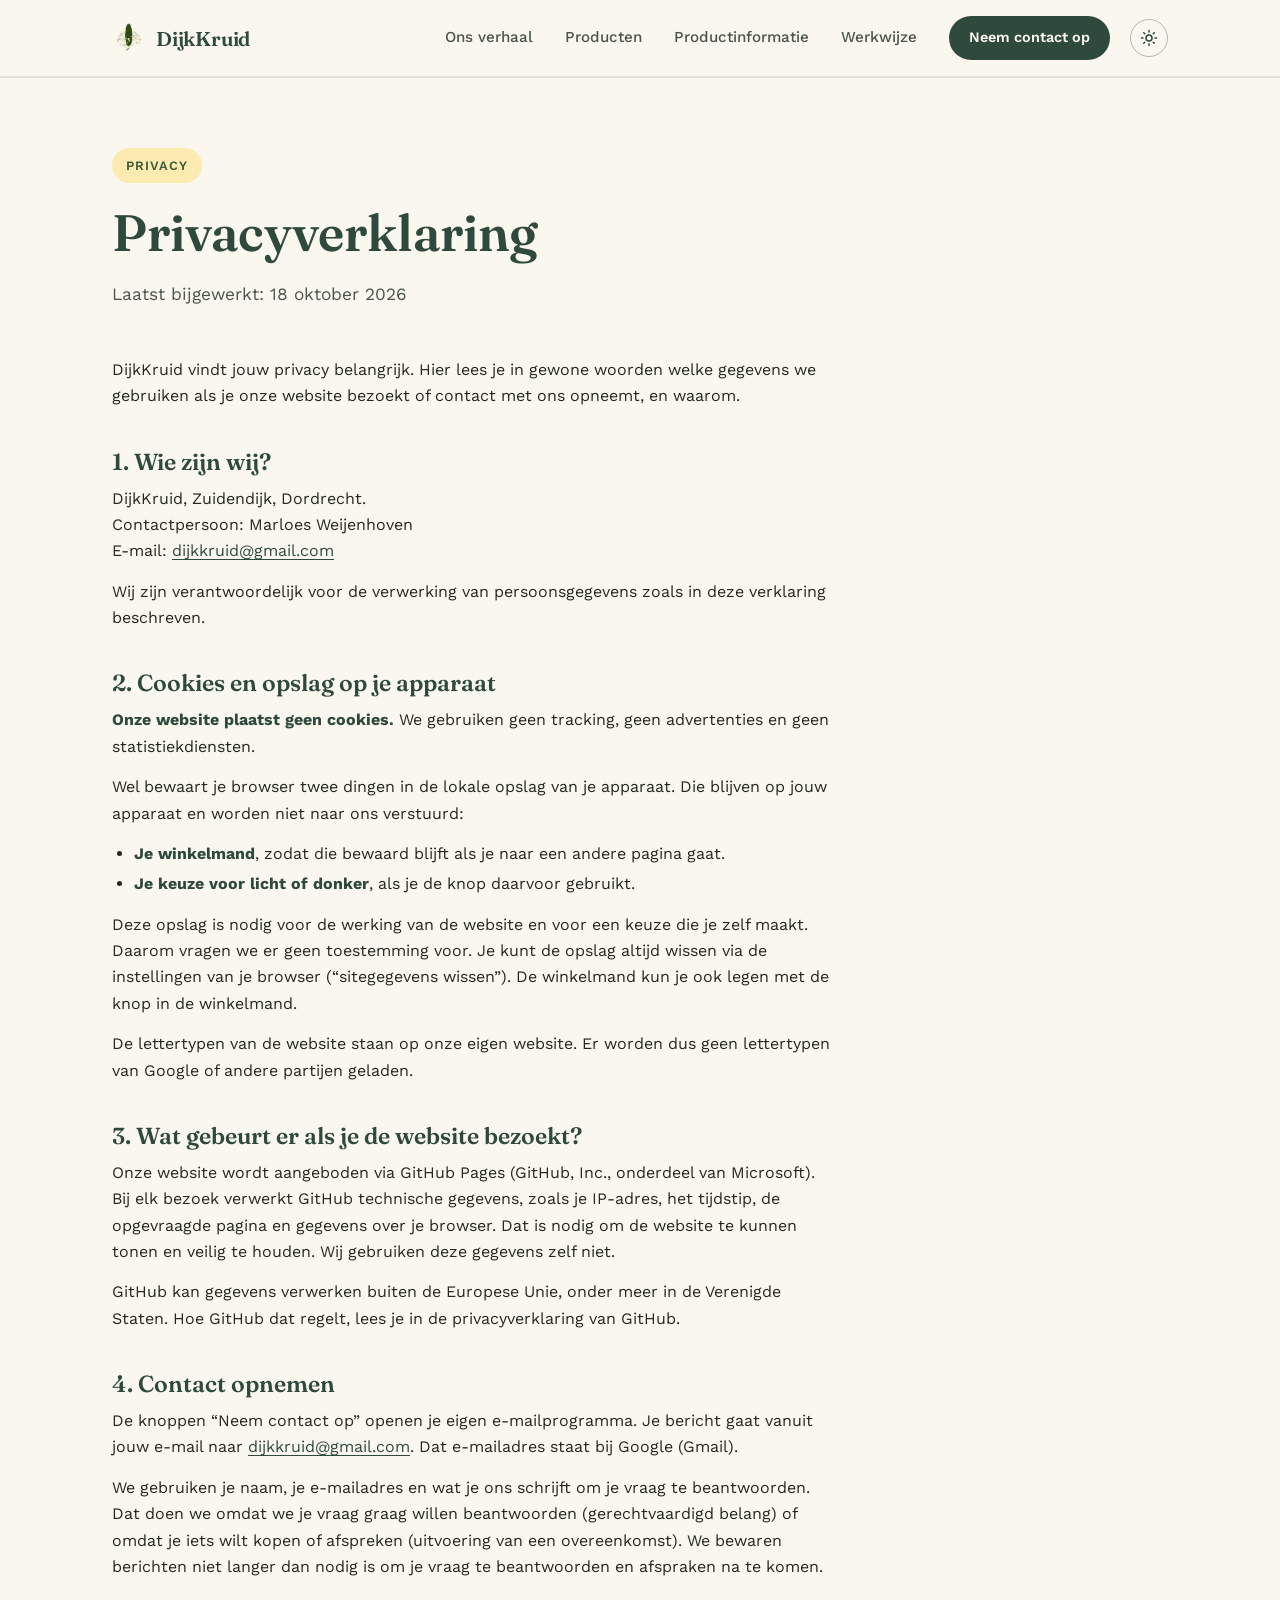
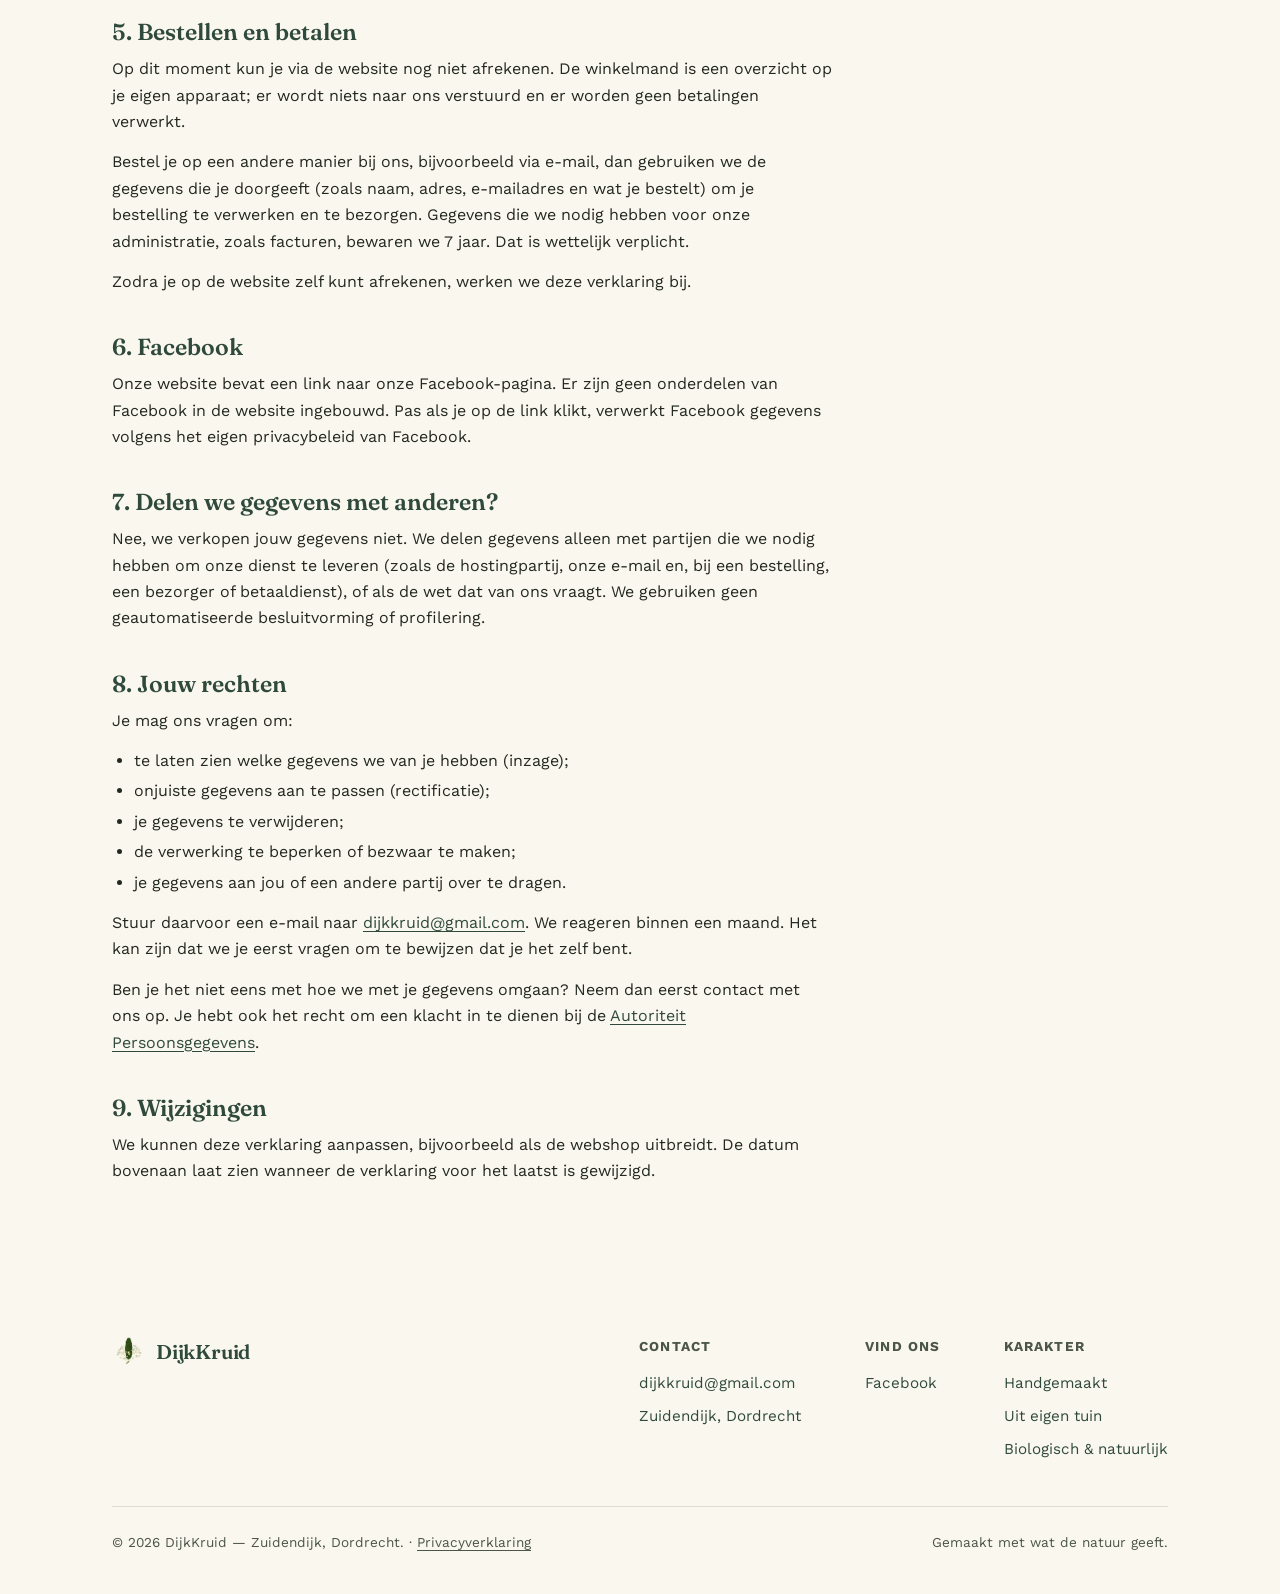
<file: privacy.html>
<!DOCTYPE html>
<html lang="nl">
<head>
<meta charset="UTF-8">
<meta name="viewport" content="width=device-width, initial-scale=1.0">
<meta name="description" content="Privacyverklaring van DijkKruid: welke gegevens we gebruiken, geen cookies, en jouw rechten.">
<script>try{var t=localStorage.getItem('dijkkruid-theme');if(t==='dark'||t==='light')document.documentElement.setAttribute('data-theme',t);}catch(e){}</script>
<title>DijkKruid — Privacyverklaring</title>
<style>
@font-face{font-family:'Fraunces';font-style:normal;font-weight:400 700;font-display:swap;src:url('fonts/fraunces-latin-var.woff') format('woff')}
@font-face{font-family:'Fraunces';font-style:italic;font-weight:400 700;font-display:swap;src:url('fonts/fraunces-italic-latin-var.woff') format('woff')}
@font-face{font-family:'Work Sans';font-style:normal;font-weight:400 700;font-display:swap;src:url('fonts/worksans-latin-var.woff') format('woff')}
@font-face{font-family:'Work Sans';font-style:italic;font-weight:400 700;font-display:swap;src:url('fonts/worksans-italic-latin-var.woff') format('woff')}
:root{--linen:#FAF7EE;--dike:#2F4A3C;--leaf:#6B8552;--leaf-dark:#3E5B36;--clay:#A6714B;--straw:#EFE6CB;--sun:#EFC53E;--sun-soft:#FBEBB0;--ink:#232920;--ink-soft:#4B5548;--white:#fff;--heading:var(--dike);--surface:#ffffff;--surface-alt:rgba(239,230,203,.24);--surface-alt2:#EFF2E8;--on-accent:#FAF7EE;color-scheme:light;}
*{box-sizing:border-box;margin:0;padding:0}html{scroll-behavior:smooth}body{background:var(--linen);color:var(--ink);font-family:'Work Sans',sans-serif;line-height:1.65;transition:background .2s ease,color .2s ease}.wrap{max-width:1120px;margin:0 auto;padding:0 32px}@media(max-width:640px){.wrap{padding:0 20px}}a{color:inherit}
header{position:sticky;top:0;z-index:50;background:rgba(250,247,238,.92);backdrop-filter:blur(8px);border-bottom:1px solid rgba(47,74,60,.12)}
nav.wrap{display:flex;align-items:center;justify-content:space-between;height:76px}
.logo{font-family:'Fraunces',serif;font-weight:600;font-size:1.25rem;color:var(--heading);letter-spacing:-.01em;display:flex;align-items:center;gap:10px;text-decoration:none}
.logo img{width:34px;height:34px;object-fit:contain}
.nav-links{display:flex;align-items:center;gap:32px}
.nav-right{display:flex;align-items:center;gap:14px}.nav-end{display:flex;align-items:center;gap:20px}
.nav-links ul{list-style:none;display:flex;gap:32px;font-size:.95rem;font-weight:500}
.nav-links ul a{text-decoration:none;color:var(--ink-soft)}
.nav-links ul a:hover{color:var(--heading)}
.nav-cta{background:var(--dike);color:var(--on-accent);padding:10px 20px;border-radius:100px;font-size:.9rem;font-weight:600;text-decoration:none;white-space:nowrap}
.menu-btn{display:none;background:none;border:none;cursor:pointer;width:40px;height:40px;align-items:center;justify-content:center;color:var(--heading)}
.menu-btn svg{width:24px;height:24px}
.mobile-menu{max-height:0;overflow:hidden;background:var(--linen);border-bottom:1px solid rgba(47,74,60,.12);transition:max-height .25s ease}
.mobile-menu.open{max-height:500px}
.mobile-menu ul{list-style:none;display:flex;flex-direction:column;padding:8px 20px 24px;gap:4px}
.mobile-menu a{display:block;padding:12px 4px;text-decoration:none;color:var(--ink-soft);font-weight:500;border-bottom:1px solid rgba(47,74,60,.08)}
.hero{padding:70px 0 38px}.hero-inner{max-width:1120px}.eyebrow{display:inline-flex;align-items:center;gap:8px;background:var(--sun-soft);color:var(--leaf-dark);padding:7px 14px;border-radius:100px;font-size:.8rem;font-weight:600;letter-spacing:.08em;text-transform:uppercase;margin-bottom:22px}.crumbs{font-size:.88rem;color:var(--ink-soft);margin-bottom:18px}.crumbs a{text-decoration:none}.hero h1{font-family:'Fraunces',serif;color:var(--heading);font-weight:600;font-size:clamp(2.3rem,4.2vw,3.2rem);line-height:1.08;max-width:13ch}.hero h1 em{font-style:italic;color:var(--clay)}.hero p{margin-top:20px;max-width:65ch;color:var(--ink-soft);font-size:1.08rem}
section.product{scroll-margin-top:84px}.catalog-loading{color:var(--ink-soft);padding:18px 20px;background:var(--linen)}
.back-link{display:inline-flex;align-items:center;gap:6px;font-size:.85rem;font-weight:600;color:var(--clay);text-decoration:none;margin-top:22px}.back-link:hover{text-decoration:underline}
.catalog{padding:10px 0 70px}.section-head{max-width:680px;margin-bottom:30px}.section-head h2{font-family:'Fraunces',serif;font-weight:600;color:var(--heading);font-size:clamp(1.9rem,3.4vw,2.5rem);line-height:1.08}.section-head p{margin-top:12px;color:var(--ink-soft)}.product-nav{display:grid;grid-template-columns:repeat(4,1fr);gap:1px;background:rgba(47,74,60,.15);border:1px solid rgba(47,74,60,.15)}.product-nav a{background:var(--linen);border-radius:0;padding:18px 20px;text-decoration:none;color:var(--heading);font-weight:600;transition:background .2s}.product-nav a:hover{background:var(--straw)}.product-nav small{display:block;color:var(--clay);font-size:.72rem;text-transform:uppercase;letter-spacing:.08em;margin-bottom:3px}
.product{padding:45px 0 75px}.product:nth-of-type(even){background:var(--surface-alt,rgba(239,230,203,.24))}.product-grid{display:grid;grid-template-columns:minmax(0,.9fr) minmax(0,1.1fr);gap:58px;align-items:start}.product-visual{position:sticky;top:105px;border-radius:20px;overflow:hidden;background:var(--surface);border:1px solid rgba(47,74,60,.12);box-shadow:0 12px 35px rgba(47,74,60,.08)}.product-visual img{display:block;width:100%;height:auto}.product-copy h2{font-family:'Fraunces',serif;color:var(--heading);font-size:clamp(2.2rem,4vw,3.8rem);line-height:1.05;max-width:14ch}.underline{width:80px;height:4px;background:var(--sun);margin:22px 0}.lead{font-size:1.12rem;color:var(--heading);margin-bottom:13px;font-weight:500}.intro{font-size:1rem;color:var(--ink-soft);max-width:64ch}.badges{display:flex;gap:14px;margin-top:25px;flex-wrap:wrap}.badge{display:flex;align-items:center;gap:9px;color:var(--heading);font-weight:600;font-size:.9rem}.badge-icon{width:42px;height:42px;border:1.5px solid var(--heading);border-radius:50%;display:grid;place-items:center}
.info-grid{display:grid;grid-template-columns:repeat(3,1fr);gap:18px;margin-top:38px}.info-card{background:var(--surface);border:1px solid rgba(47,74,60,.13);border-radius:16px;padding:24px}.info-card h3{font-family:'Fraunces',serif;color:var(--heading);font-size:1.35rem;margin-bottom:12px}.info-card h3:after{content:"";display:block;width:34px;height:3px;background:var(--sun);margin-top:9px}.info-card p{color:var(--ink-soft);margin-bottom:9px}.info-card p:last-child{margin-bottom:0}.info-card strong{color:var(--heading)}.muted{font-size:.86rem;color:var(--ink-soft);opacity:.9}
.notice{margin:10px 0 65px;background:var(--surface-alt2,#EFF2E8);border-radius:18px;padding:25px 28px;display:flex;align-items:center;justify-content:space-between;gap:25px}.notice p{color:var(--heading);max-width:780px}.button{display:inline-block;background:var(--dike);color:var(--on-accent);text-decoration:none;font-weight:600;padding:14px 24px;border-radius:999px;white-space:nowrap}
footer{padding:56px 0 40px}.footer-grid{display:flex;justify-content:space-between;align-items:flex-start;flex-wrap:wrap;gap:32px;padding-bottom:36px;border-bottom:1px solid rgba(47,74,60,.15)}.footer-cols{display:flex;gap:64px;flex-wrap:wrap}.footer-col h4{font-size:.85rem;text-transform:uppercase;letter-spacing:.08em;color:var(--ink-soft);margin-bottom:14px}.footer-col a,.footer-col p{display:block;font-size:.95rem;color:var(--dike);text-decoration:none;margin-bottom:8px}.footer-bottom{display:flex;justify-content:space-between;padding-top:24px;font-size:.85rem;color:var(--ink-soft);flex-wrap:wrap;gap:10px}
[data-theme="dark"] .footer-col a,[data-theme="dark"] .footer-col p{color:var(--heading)}
@media(max-width:1000px){.product-nav{grid-template-columns:repeat(2,1fr)}.product-grid{grid-template-columns:1fr;gap:30px}.product-visual{position:relative;top:auto;max-width:700px}.info-grid{grid-template-columns:1fr 1fr}}
@media(max-width:900px){.nav-links{display:none}.menu-btn{display:flex}}
@media(max-width:700px){.wrap{padding:0 20px}nav.wrap{height:70px}.hero{padding:45px 0 25px}.hero h1{font-size:2.75rem}.product-nav{grid-template-columns:1fr}.product{padding:34px 0 55px}.info-grid{grid-template-columns:1fr}.notice{align-items:flex-start;flex-direction:column;padding:21px}.button{width:100%;text-align:center}.product-copy h2{font-size:2.45rem}}

/* ---- Theme toggle ---- */
.theme-toggle{background:none;border:1.5px solid rgba(47,74,60,.35);color:var(--heading);width:38px;height:38px;border-radius:50%;display:flex;align-items:center;justify-content:center;cursor:pointer;flex-shrink:0;padding:0}
.theme-toggle svg{width:18px;height:18px}
.theme-toggle .icon-moon{display:none}
[data-theme="dark"] .theme-toggle .icon-sun{display:none}
[data-theme="dark"] .theme-toggle .icon-moon{display:block}
@media(prefers-color-scheme:dark){:root:not([data-theme="light"]) .theme-toggle .icon-sun{display:none}:root:not([data-theme="light"]) .theme-toggle .icon-moon{display:block}}
.mobile-menu .theme-toggle{margin:10px 4px 4px;border-color:rgba(47,74,60,.3)}

/* ---- Fix: CTA button inside mobile menu was losing its light text to the more specific .mobile-menu a rule ---- */
.mobile-menu a.nav-cta{color:var(--on-accent)}

/* ---- Dark theme palette: explicit toggle ---- */
[data-theme="dark"]{--linen:#1B1E17;--ink:#EDEADF;--ink-soft:#B7BFA9;--straw:#2B2F22;--heading:#F1E3B4;--leaf-dark:#7FA05F;--clay:#D2996A;--sun-soft:#3A3320;--surface:#242820;--surface-alt:rgba(36,40,32,.55);--surface-alt2:#232922;--white:#242820;color-scheme:dark;}
[data-theme="dark"] header{background:rgba(27,30,23,.88)}

/* ---- Dark theme palette: automatic, only when the visitor hasn't chosen a preference ---- */
@media(prefers-color-scheme:dark){
  :root:not([data-theme="light"]){--linen:#1B1E17;--ink:#EDEADF;--ink-soft:#B7BFA9;--straw:#2B2F22;--heading:#F1E3B4;--leaf-dark:#7FA05F;--clay:#D2996A;--sun-soft:#3A3320;--surface:#242820;--surface-alt:rgba(36,40,32,.55);--surface-alt2:#232922;--white:#242820;color-scheme:dark;}
  :root:not([data-theme="light"]) header{background:rgba(27,30,23,.88)}
  :root:not([data-theme="light"]) .footer-col a,:root:not([data-theme="light"]) .footer-col p{color:var(--heading)}
}

.prose-section{padding:10px 0 80px}.prose{max-width:720px}.prose h2{font-family:'Fraunces',serif;font-weight:600;color:var(--heading);font-size:1.45rem;line-height:1.2;margin:38px 0 10px}.prose p{margin:0 0 14px;color:var(--ink)}.prose ul{margin:0 0 14px;padding-left:22px}.prose li{margin:4px 0}.prose a{color:var(--heading);text-decoration:underline;text-underline-offset:3px}.prose strong{color:var(--heading)}
.footer-bottom a{color:inherit;text-decoration:underline;text-underline-offset:3px}
</style>
</head>
<body>
<header>
<nav class="wrap">
<a href="index.html" class="logo"><img src="images/dijkkruid-logo.png" alt="DijkKruid logo">DijkKruid</a>
<div class="nav-end"><div class="nav-links"><ul><li><a href="index.html#verhaal">Ons verhaal</a></li><li><a href="index.html#producten">Producten</a></li><li><a href="producten.html">Productinformatie</a></li><li><a href="index.html#werkwijze">Werkwijze</a></li></ul><a class="nav-cta" href="mailto:dijkkruid@gmail.com?subject=Contact">Neem contact op</a></div>
<div class="nav-right">
<button class="theme-toggle" id="themeToggle" type="button" aria-label="Wissel tussen licht en donker thema"><svg class="icon-sun" viewBox="0 0 24 24" fill="none" stroke="currentColor" stroke-width="2" stroke-linecap="round"><circle cx="12" cy="12" r="4"/><path d="M12 2v2M12 20v2M4.93 4.93l1.41 1.41M17.66 17.66l1.41 1.41M2 12h2M20 12h2M4.93 19.07l1.41-1.41M17.66 6.34l1.41-1.41"/></svg><svg class="icon-moon" viewBox="0 0 24 24" fill="none" stroke="currentColor" stroke-width="2" stroke-linecap="round"><path d="M21 12.79A9 9 0 1 1 11.21 3 7 7 0 0 0 21 12.79z"/></svg></button>
<button class="menu-btn" id="menuBtn" aria-expanded="false" aria-controls="mobileMenu" aria-label="Menu openen"><svg viewBox="0 0 24 24" fill="none" stroke="currentColor" stroke-width="2" stroke-linecap="round"><line x1="3" y1="7" x2="21" y2="7"/><line x1="3" y1="12" x2="21" y2="12"/><line x1="3" y1="17" x2="21" y2="17"/></svg></button>
</div>
</div>
</nav>
<div class="mobile-menu" id="mobileMenu"><ul><li><a href="index.html#verhaal">Ons verhaal</a></li><li><a href="index.html#producten">Producten</a></li><li><a href="producten.html">Productinformatie</a></li><li><a href="index.html#werkwijze">Werkwijze</a></li><li><a class="nav-cta" href="mailto:dijkkruid@gmail.com?subject=Contact">Neem contact op</a></li></ul></div>
</header>

<main>
<section class="hero"><div class="wrap hero-inner">
<span class="eyebrow">Privacy</span>
<h1>Privacy&shy;verklaring</h1>
<p>Laatst bijgewerkt: 18 oktober 2026</p>
</div></section>

<section class="prose-section"><div class="wrap"><div class="prose">

<p>DijkKruid vindt jouw privacy belangrijk. Hier lees je in gewone woorden welke gegevens we gebruiken als je onze website bezoekt of contact met ons opneemt, en waarom.</p>

<h2>1. Wie zijn wij?</h2>
<p>DijkKruid, Zuidendijk, Dordrecht.<br>Contactpersoon: Marloes Weijenhoven<br>E-mail: <a href="mailto:dijkkruid@gmail.com?subject=Privacy">dijkkruid@gmail.com</a></p>
<p>Wij zijn verantwoordelijk voor de verwerking van persoonsgegevens zoals in deze verklaring beschreven.</p>

<h2>2. Cookies en opslag op je apparaat</h2>
<p><strong>Onze website plaatst geen cookies.</strong> We gebruiken geen tracking, geen advertenties en geen statistiekdiensten.</p>
<p>Wel bewaart je browser twee dingen in de lokale opslag van je apparaat. Die blijven op jouw apparaat en worden niet naar ons verstuurd:</p>
<ul>
<li><strong>Je winkelmand</strong>, zodat die bewaard blijft als je naar een andere pagina gaat.</li>
<li><strong>Je keuze voor licht of donker</strong>, als je de knop daarvoor gebruikt.</li>
</ul>
<p>Deze opslag is nodig voor de werking van de website en voor een keuze die je zelf maakt. Daarom vragen we er geen toestemming voor. Je kunt de opslag altijd wissen via de instellingen van je browser (&ldquo;sitegegevens wissen&rdquo;). De winkelmand kun je ook legen met de knop in de winkelmand.</p>
<p>De lettertypen van de website staan op onze eigen website. Er worden dus geen lettertypen van Google of andere partijen geladen.</p>

<h2>3. Wat gebeurt er als je de website bezoekt?</h2>
<p>Onze website wordt aangeboden via GitHub Pages (GitHub, Inc., onderdeel van Microsoft). Bij elk bezoek verwerkt GitHub technische gegevens, zoals je IP-adres, het tijdstip, de opgevraagde pagina en gegevens over je browser. Dat is nodig om de website te kunnen tonen en veilig te houden. Wij gebruiken deze gegevens zelf niet.</p>
<p>GitHub kan gegevens verwerken buiten de Europese Unie, onder meer in de Verenigde Staten. Hoe GitHub dat regelt, lees je in de privacyverklaring van GitHub.</p>

<h2>4. Contact opnemen</h2>
<p>De knoppen &ldquo;Neem contact op&rdquo; openen je eigen e-mailprogramma. Je bericht gaat vanuit jouw e-mail naar <a href="mailto:dijkkruid@gmail.com?subject=Contact">dijkkruid@gmail.com</a>. Dat e-mailadres staat bij Google (Gmail).</p>
<p>We gebruiken je naam, je e-mailadres en wat je ons schrijft om je vraag te beantwoorden. Dat doen we omdat we je vraag graag willen beantwoorden (gerechtvaardigd belang) of omdat je iets wilt kopen of afspreken (uitvoering van een overeenkomst). We bewaren berichten niet langer dan nodig is om je vraag te beantwoorden en afspraken na te komen.</p>

<h2>5. Bestellen en betalen</h2>
<p>Op dit moment kun je via de website nog niet afrekenen. De winkelmand is een overzicht op je eigen apparaat; er wordt niets naar ons verstuurd en er worden geen betalingen verwerkt.</p>
<p>Bestel je op een andere manier bij ons, bijvoorbeeld via e-mail, dan gebruiken we de gegevens die je doorgeeft (zoals naam, adres, e-mailadres en wat je bestelt) om je bestelling te verwerken en te bezorgen. Gegevens die we nodig hebben voor onze administratie, zoals facturen, bewaren we 7 jaar. Dat is wettelijk verplicht.</p>
<p>Zodra je op de website zelf kunt afrekenen, werken we deze verklaring bij.</p>

<h2>6. Facebook</h2>
<p>Onze website bevat een link naar onze Facebook-pagina. Er zijn geen onderdelen van Facebook in de website ingebouwd. Pas als je op de link klikt, verwerkt Facebook gegevens volgens het eigen privacybeleid van Facebook.</p>

<h2>7. Delen we gegevens met anderen?</h2>
<p>Nee, we verkopen jouw gegevens niet. We delen gegevens alleen met partijen die we nodig hebben om onze dienst te leveren (zoals de hostingpartij, onze e-mail en, bij een bestelling, een bezorger of betaaldienst), of als de wet dat van ons vraagt. We gebruiken geen geautomatiseerde besluitvorming of profilering.</p>

<h2>8. Jouw rechten</h2>
<p>Je mag ons vragen om:</p>
<ul>
<li>te laten zien welke gegevens we van je hebben (inzage);</li>
<li>onjuiste gegevens aan te passen (rectificatie);</li>
<li>je gegevens te verwijderen;</li>
<li>de verwerking te beperken of bezwaar te maken;</li>
<li>je gegevens aan jou of een andere partij over te dragen.</li>
</ul>
<p>Stuur daarvoor een e-mail naar <a href="mailto:dijkkruid@gmail.com?subject=Privacy">dijkkruid@gmail.com</a>. We reageren binnen een maand. Het kan zijn dat we je eerst vragen om te bewijzen dat je het zelf bent.</p>
<p>Ben je het niet eens met hoe we met je gegevens omgaan? Neem dan eerst contact met ons op. Je hebt ook het recht om een klacht in te dienen bij de <a href="https://autoriteitpersoonsgegevens.nl" target="_blank" rel="noopener">Autoriteit Persoonsgegevens</a>.</p>

<h2>9. Wijzigingen</h2>
<p>We kunnen deze verklaring aanpassen, bijvoorbeeld als de webshop uitbreidt. De datum bovenaan laat zien wanneer de verklaring voor het laatst is gewijzigd.</p>

</div></div></section>
</main>
<footer><div class="wrap"><div class="footer-grid"><a href="index.html" class="logo"><img src="images/dijkkruid-logo.png" alt="DijkKruid logo">DijkKruid</a><div class="footer-cols"><div class="footer-col"><h4>Contact</h4><a href="mailto:dijkkruid@gmail.com">dijkkruid@gmail.com</a><p>Zuidendijk, Dordrecht</p></div><div class="footer-col"><h4>Vind ons</h4><a href="https://www.facebook.com/DijkKruid/" target="_blank" rel="noopener">Facebook</a></div><div class="footer-col"><h4>Karakter</h4><p>Handgemaakt</p><p>Uit eigen tuin</p><p>Biologisch &amp; natuurlijk</p></div></div></div><div class="footer-bottom"><span>© 2026 DijkKruid — Zuidendijk, Dordrecht. · <a href="privacy.html">Privacyverklaring</a></span><span>Gemaakt met wat de natuur geeft.</span></div></div></footer>
<script>
const menuBtn=document.getElementById('menuBtn');
const mobileMenu=document.getElementById('mobileMenu');
menuBtn.addEventListener('click',()=>{const open=mobileMenu.classList.toggle('open');menuBtn.setAttribute('aria-expanded',open);menuBtn.setAttribute('aria-label',open?'Menu sluiten':'Menu openen')});

function systemPrefersDark(){return window.matchMedia&&window.matchMedia('(prefers-color-scheme: dark)').matches;}
function currentTheme(){return document.documentElement.getAttribute('data-theme')||(systemPrefersDark()?'dark':'light');}
function setTheme(theme){
  document.documentElement.setAttribute('data-theme',theme);
  try{localStorage.setItem('dijkkruid-theme',theme);}catch(e){}
}
function toggleTheme(){setTheme(currentTheme()==='dark'?'light':'dark');}
document.getElementById('themeToggle').addEventListener('click',toggleTheme);
</script>
</body>
</html>
</file>
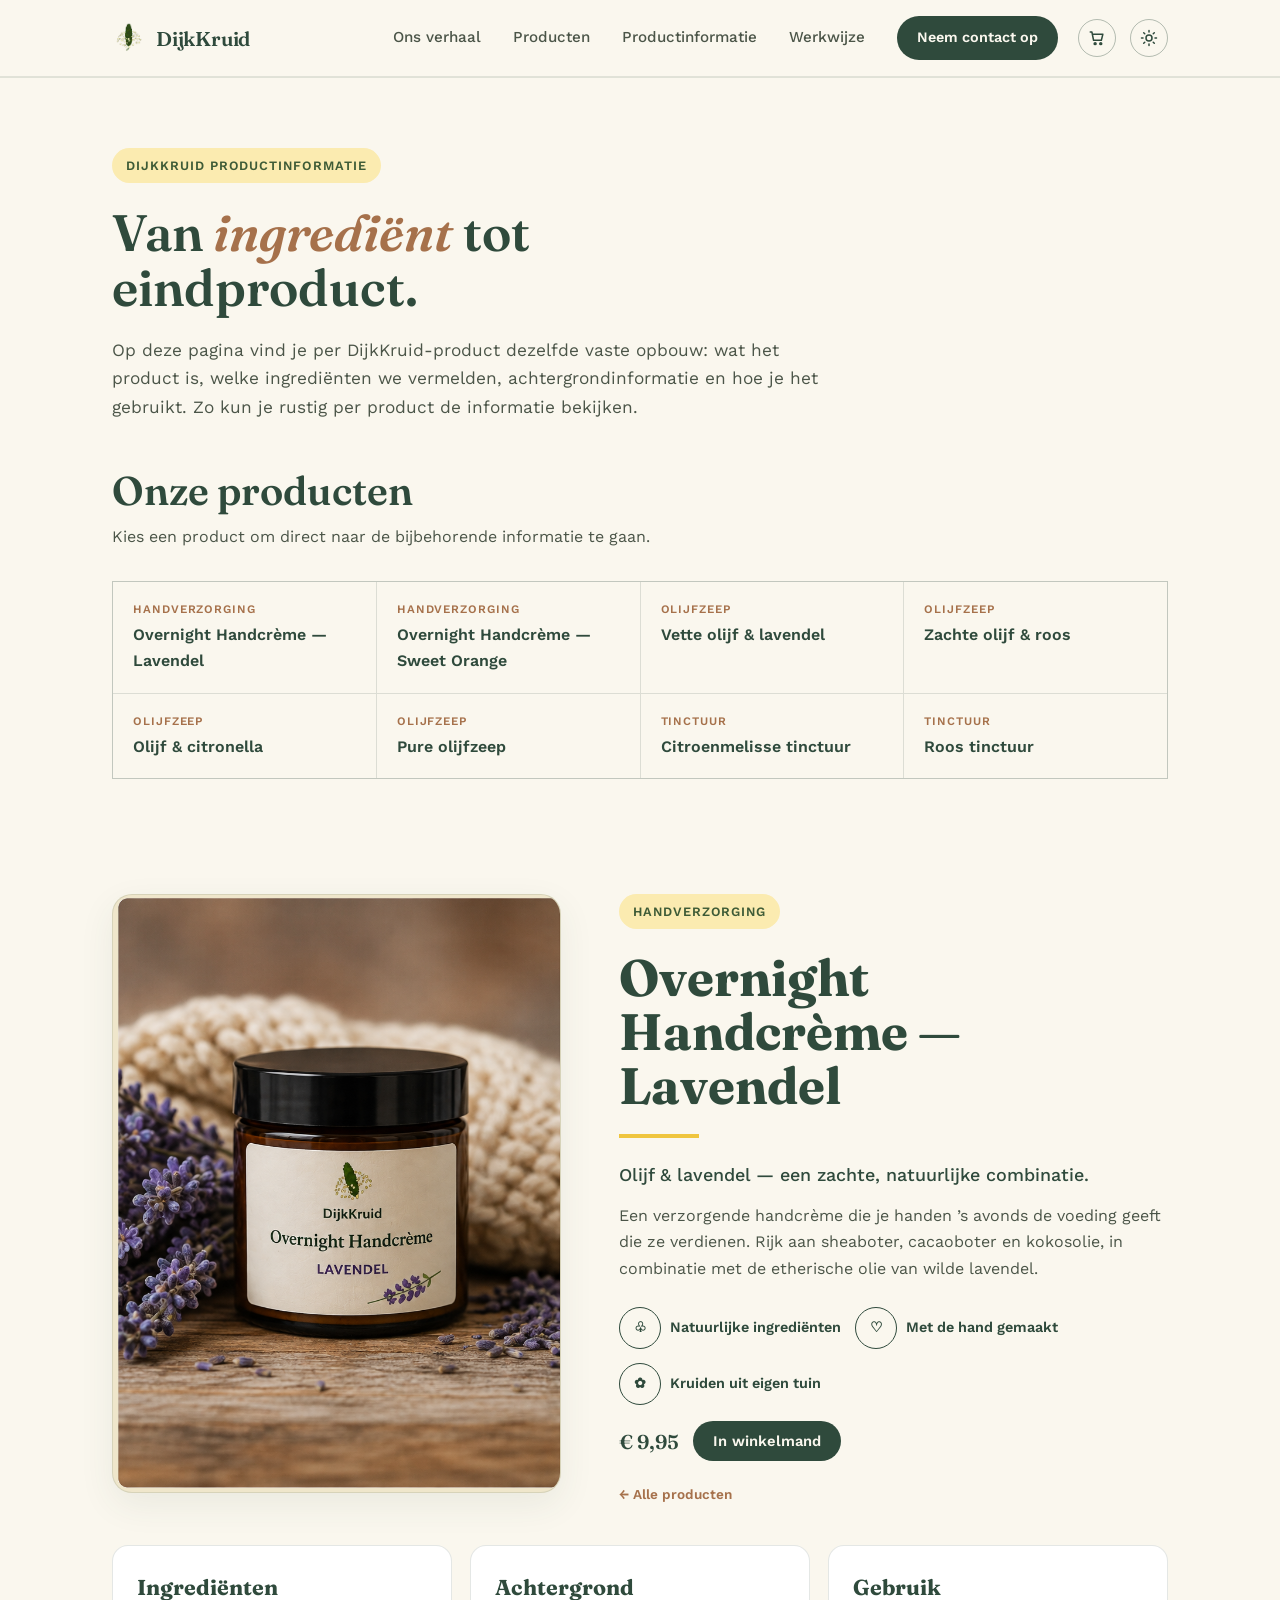
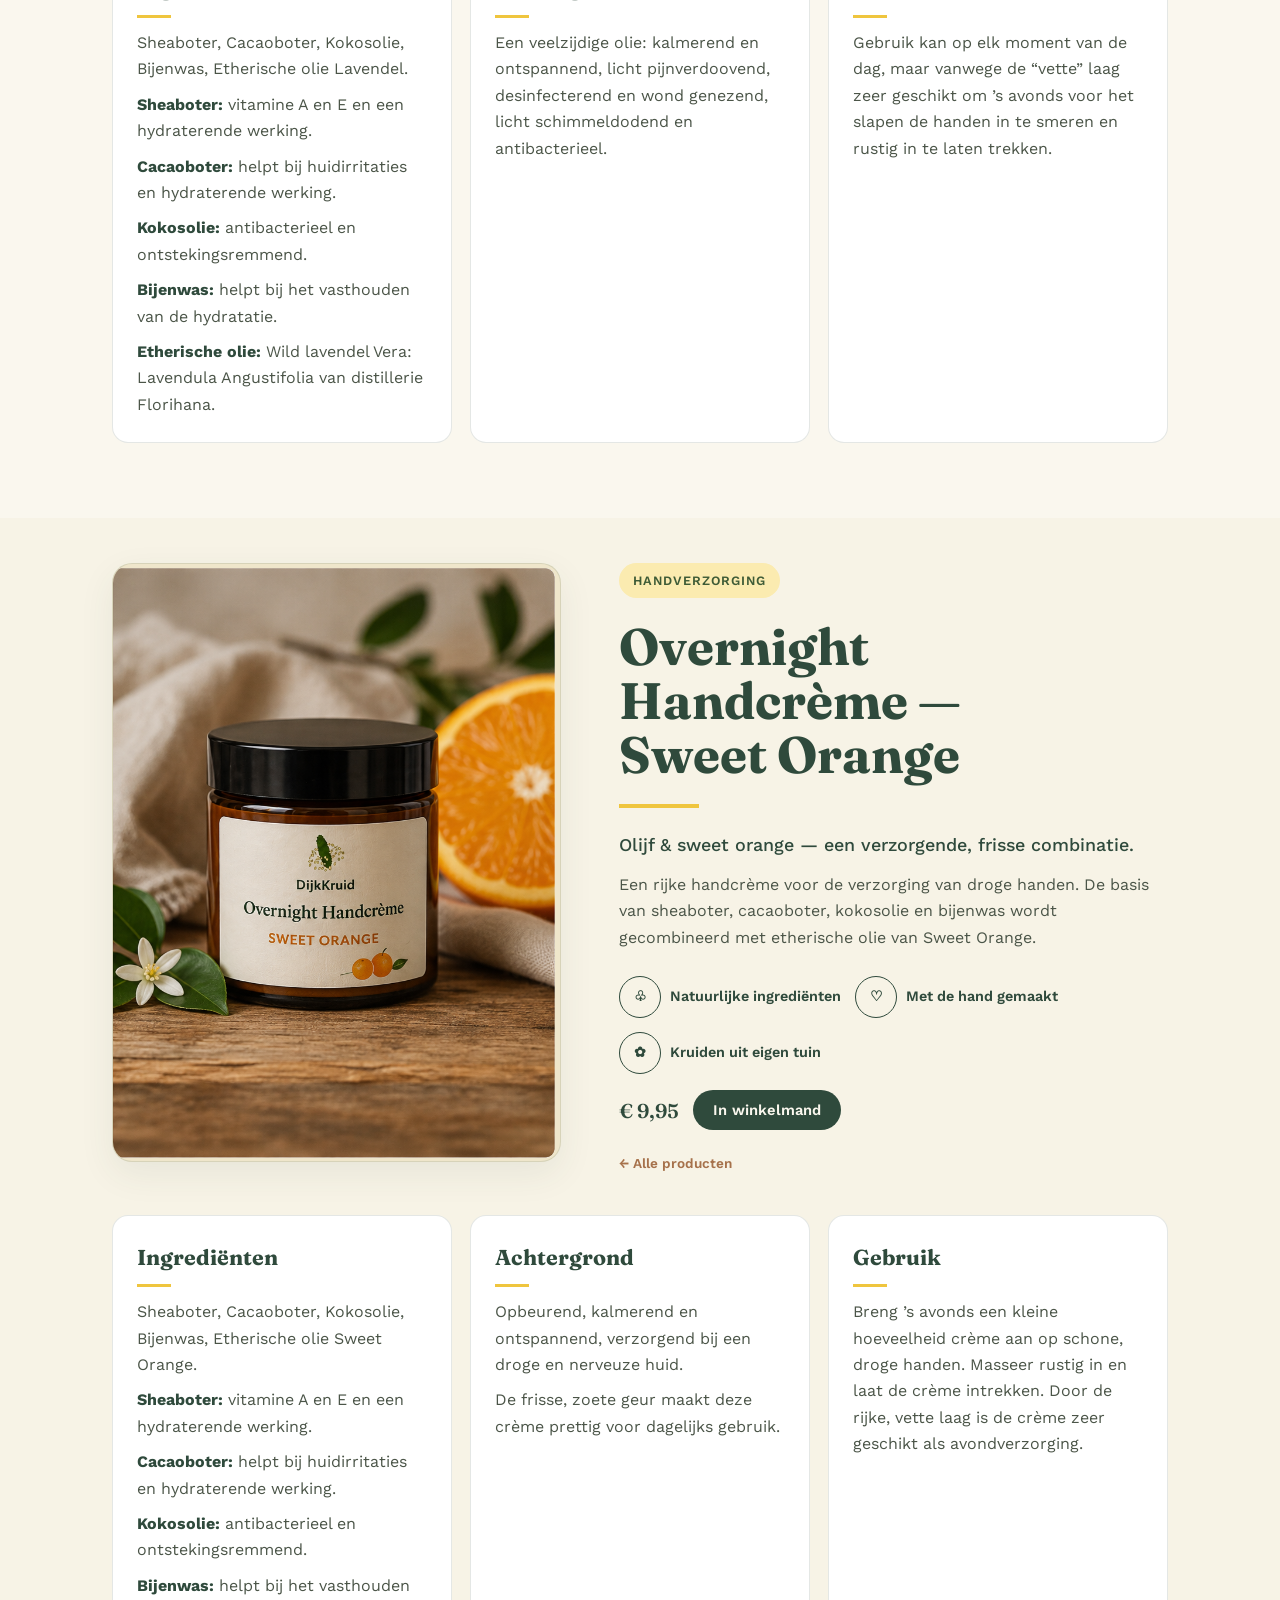
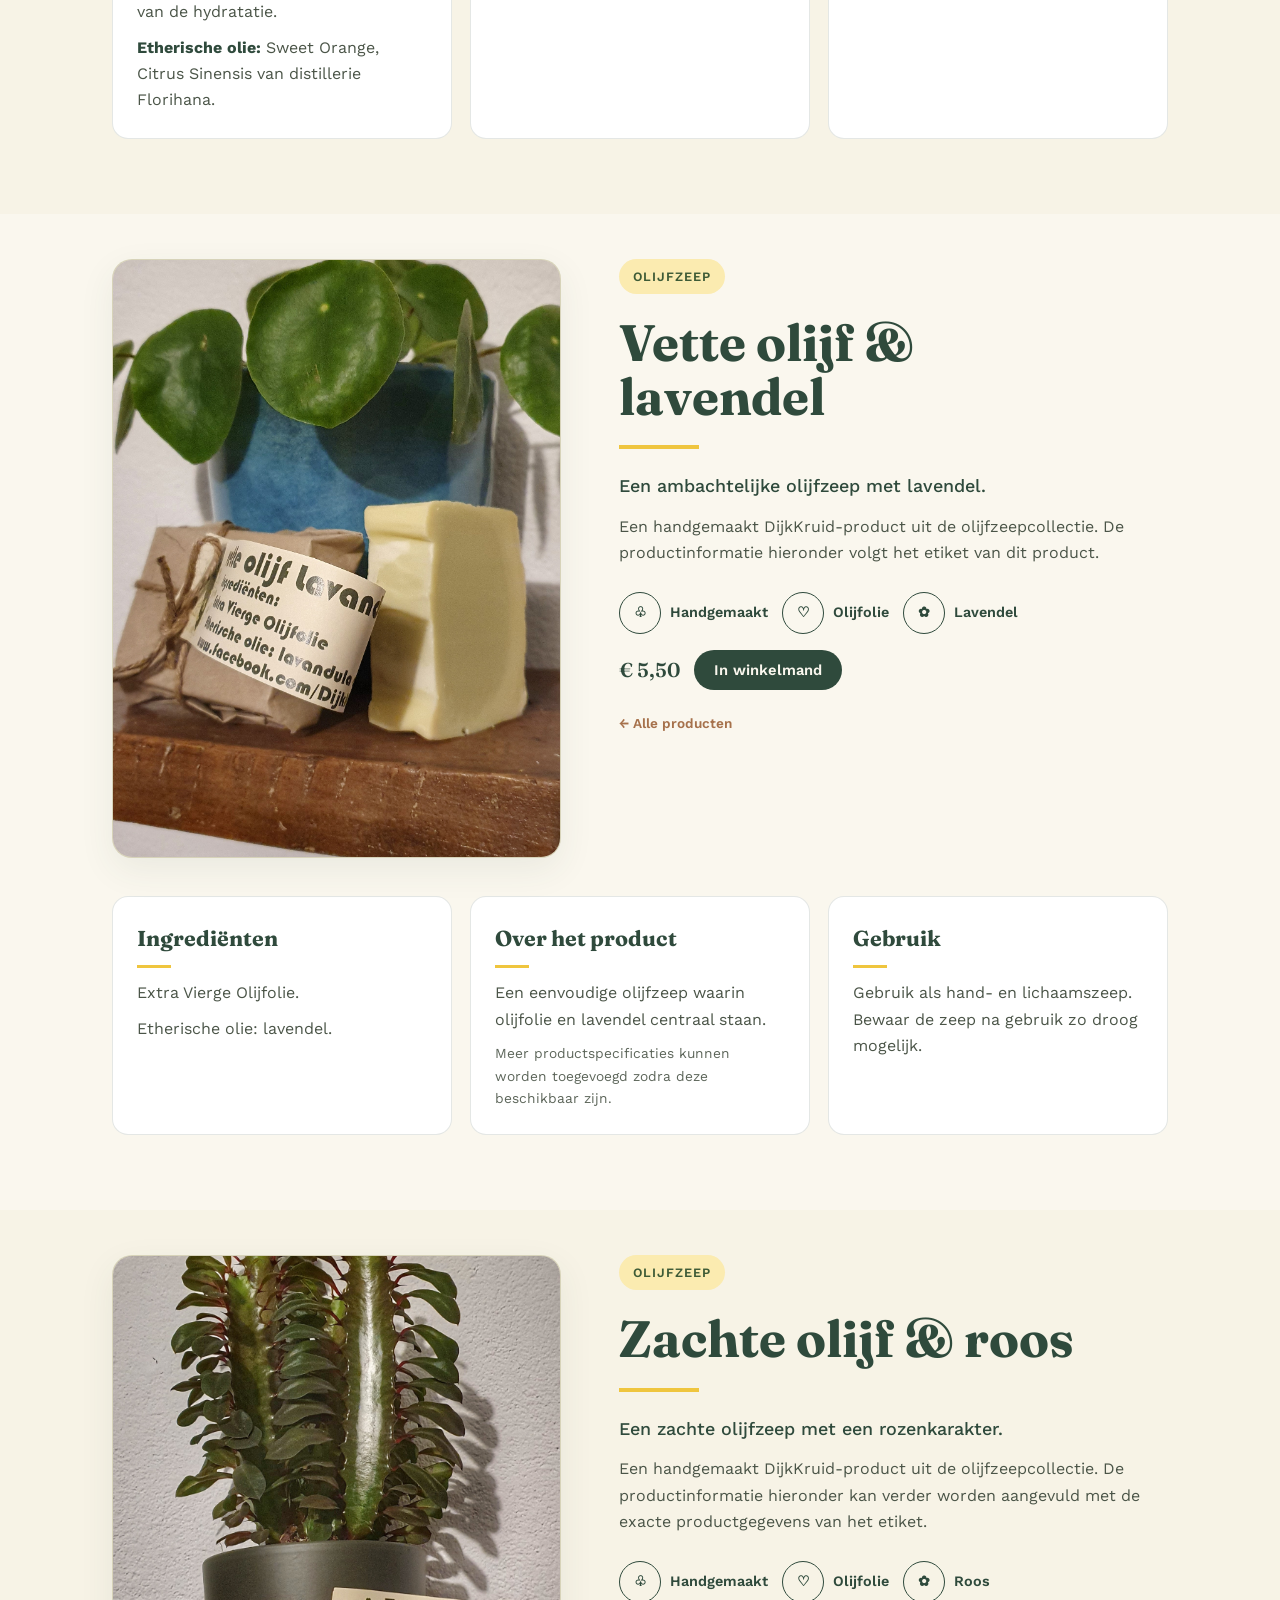
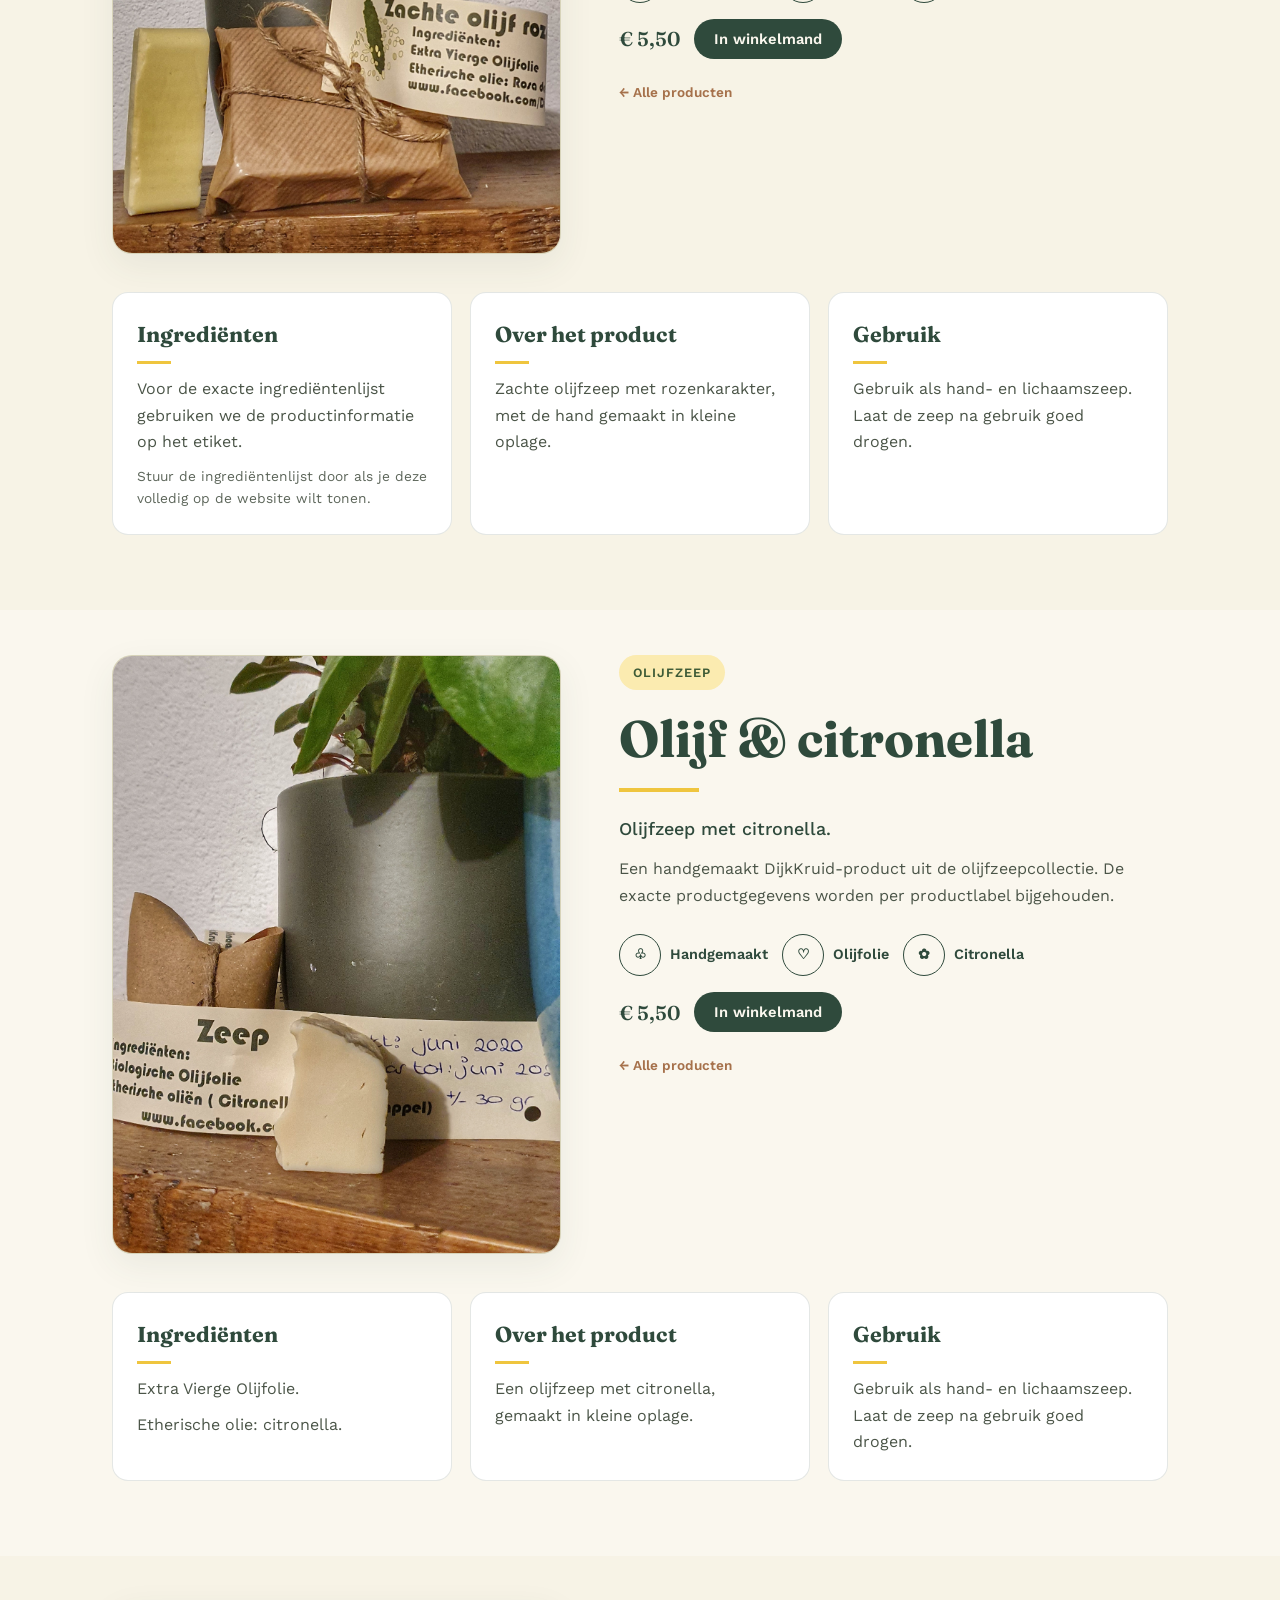
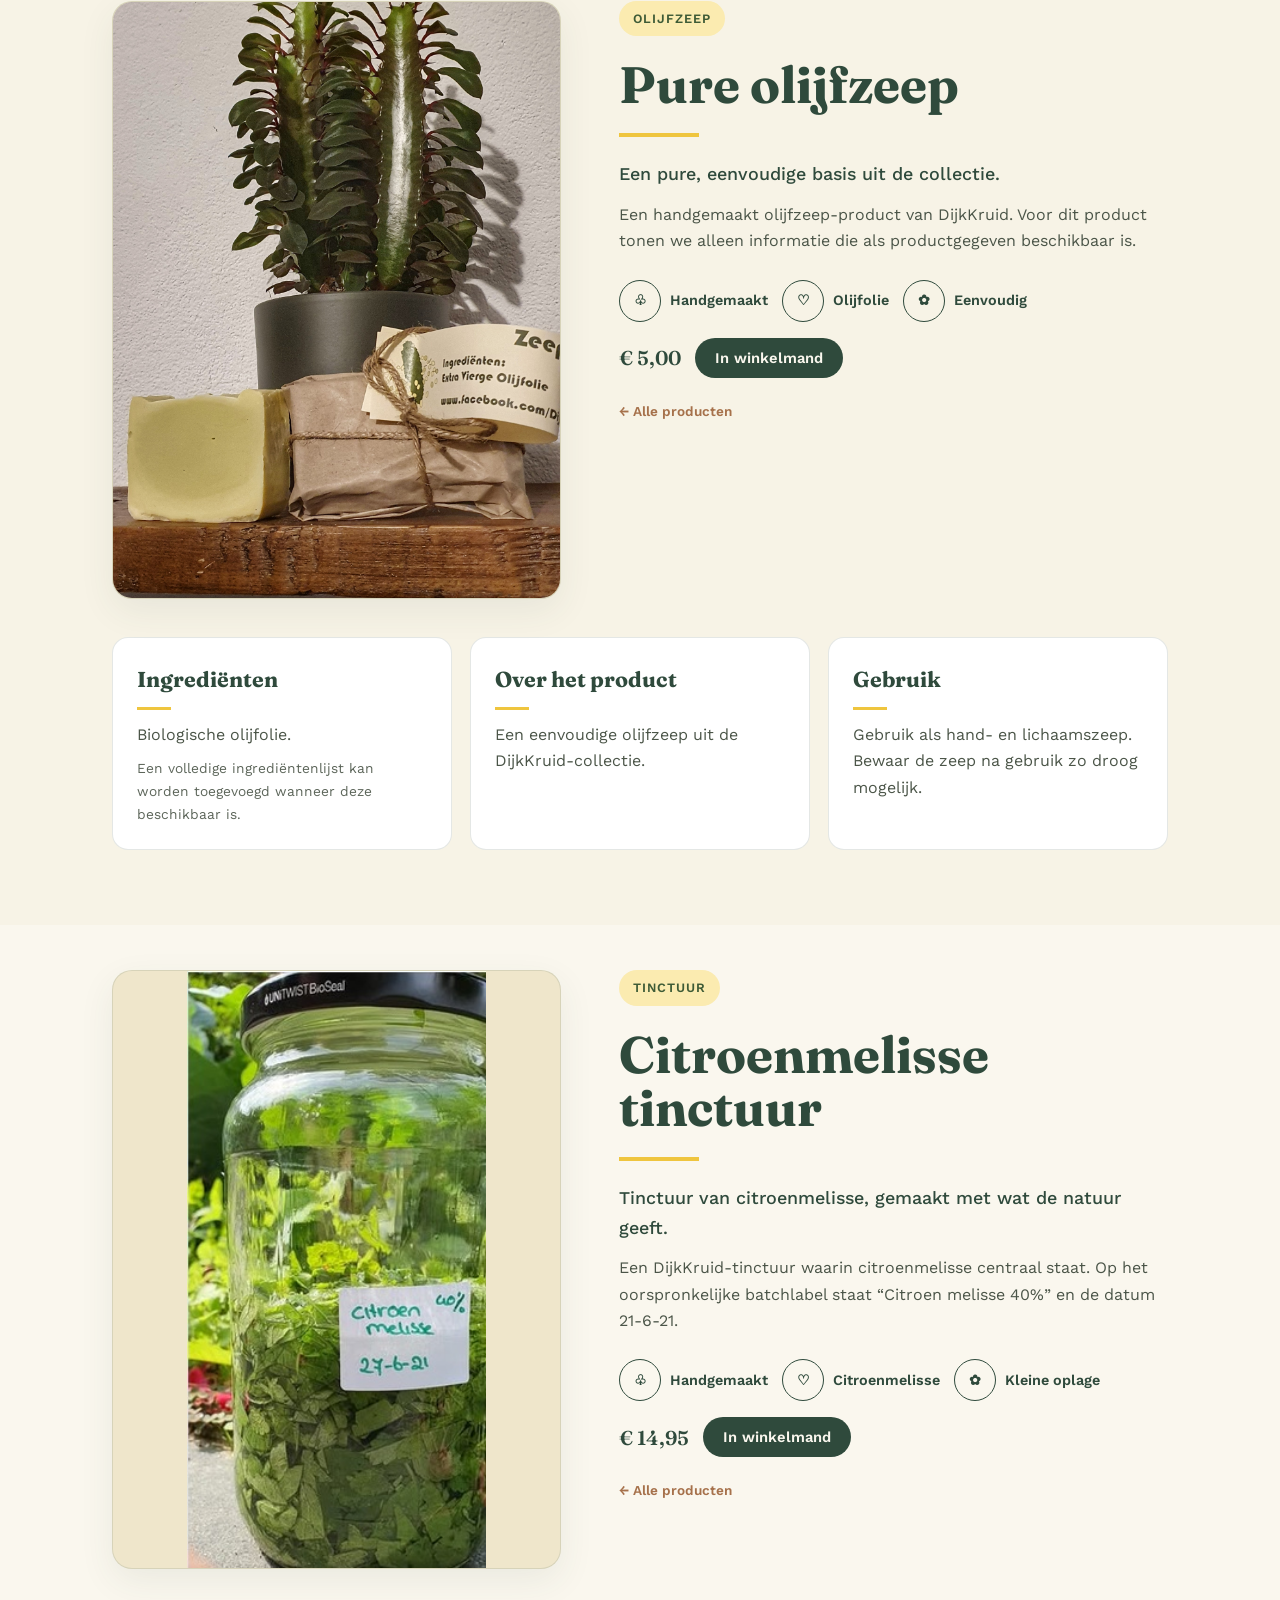
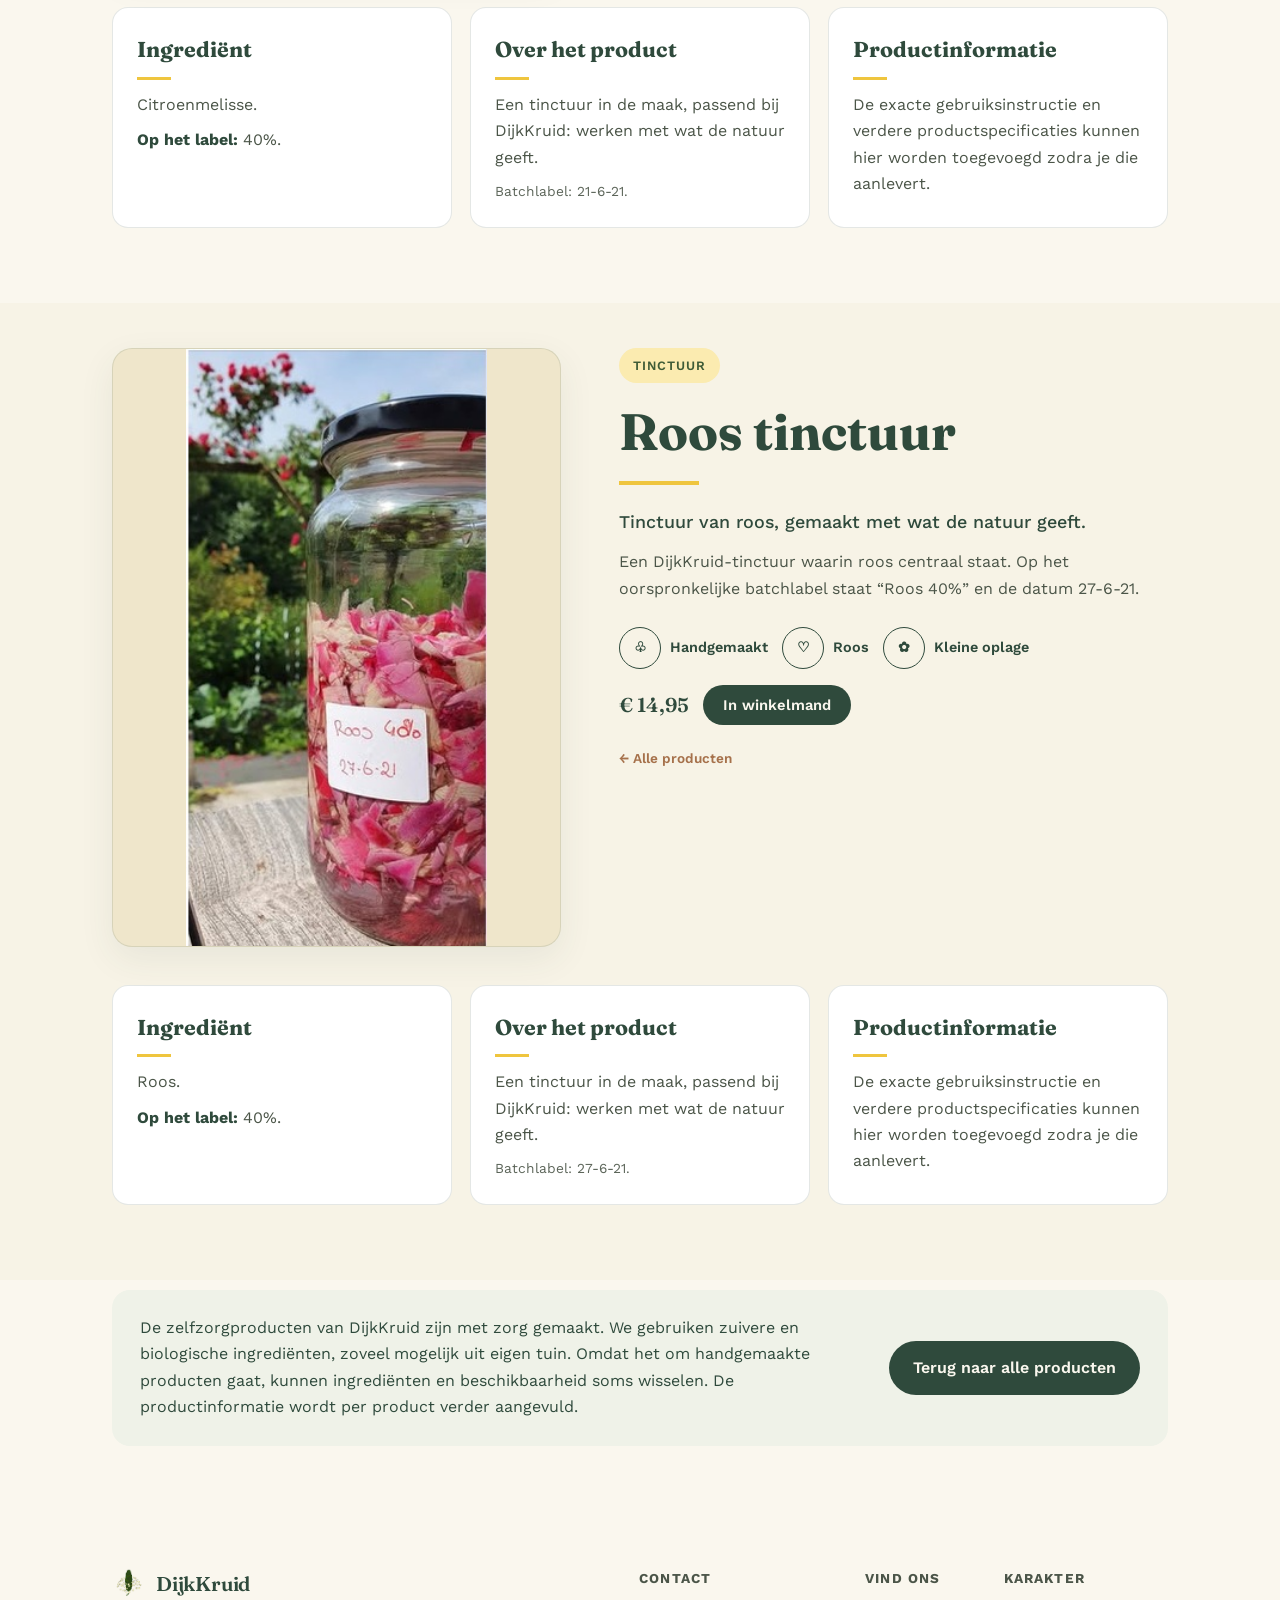
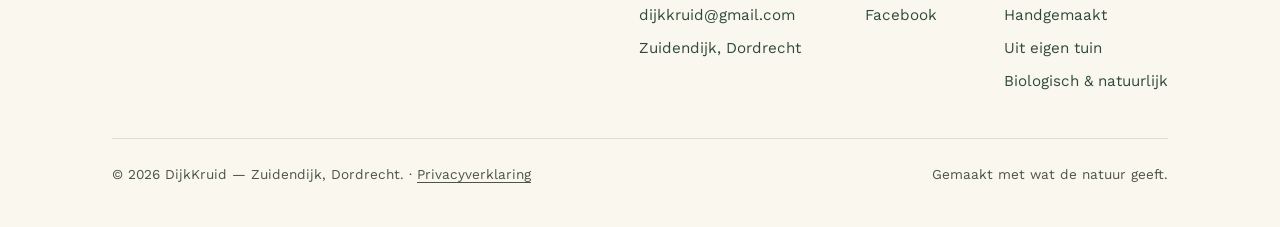
<file: producten.html>
<!DOCTYPE html>
<html lang="nl">
<head>
<meta charset="UTF-8">
<meta name="viewport" content="width=device-width, initial-scale=1.0">
<meta name="description" content="Productinformatie van DijkKruid: handgemaakte olijfzepen, Overnight Handcrème en kruidentincturen uit Dordrecht, waaronder citroenmelisse en roos.">
<script>try{var t=localStorage.getItem('dijkkruid-theme');if(t==='dark'||t==='light')document.documentElement.setAttribute('data-theme',t);}catch(e){}</script>
<title>DijkKruid — Productinformatie</title>
<style>
@font-face{font-family:'Fraunces';font-style:normal;font-weight:400 700;font-display:swap;src:url('fonts/fraunces-latin-var.woff') format('woff')}
@font-face{font-family:'Fraunces';font-style:italic;font-weight:400 700;font-display:swap;src:url('fonts/fraunces-italic-latin-var.woff') format('woff')}
@font-face{font-family:'Work Sans';font-style:normal;font-weight:400 700;font-display:swap;src:url('fonts/worksans-latin-var.woff') format('woff')}
@font-face{font-family:'Work Sans';font-style:italic;font-weight:400 700;font-display:swap;src:url('fonts/worksans-italic-latin-var.woff') format('woff')}
:root{--linen:#FAF7EE;--dike:#2F4A3C;--leaf:#6B8552;--leaf-dark:#3E5B36;--clay:#A6714B;--straw:#EFE6CB;--sun:#EFC53E;--sun-soft:#FBEBB0;--ink:#232920;--ink-soft:#4B5548;--white:#fff;--heading:var(--dike);--surface:#ffffff;--surface-alt:rgba(239,230,203,.24);--surface-alt2:#EFF2E8;--on-accent:#FAF7EE;color-scheme:light;}
*{box-sizing:border-box;margin:0;padding:0}html{scroll-behavior:smooth}body{background:var(--linen);color:var(--ink);font-family:'Work Sans',sans-serif;line-height:1.65;transition:background .2s ease,color .2s ease}.wrap{max-width:1120px;margin:0 auto;padding:0 32px}@media(max-width:640px){.wrap{padding:0 20px}}a{color:inherit}
header{position:sticky;top:0;z-index:50;background:rgba(250,247,238,.92);backdrop-filter:blur(8px);border-bottom:1px solid rgba(47,74,60,.12)}
nav.wrap{display:flex;align-items:center;justify-content:space-between;height:76px}
.logo{font-family:'Fraunces',serif;font-weight:600;font-size:1.25rem;color:var(--heading);letter-spacing:-.01em;display:flex;align-items:center;gap:10px;text-decoration:none}
.logo img{width:34px;height:34px;object-fit:contain}
.nav-links{display:flex;align-items:center;gap:32px}
.nav-right{display:flex;align-items:center;gap:14px}.nav-end{display:flex;align-items:center;gap:20px}
.nav-links ul{list-style:none;display:flex;gap:32px;font-size:.95rem;font-weight:500}
.nav-links ul a{text-decoration:none;color:var(--ink-soft)}
.nav-links ul a:hover{color:var(--heading)}
.nav-cta{background:var(--dike);color:var(--on-accent);padding:10px 20px;border-radius:100px;font-size:.9rem;font-weight:600;text-decoration:none;white-space:nowrap}
.menu-btn{display:none;background:none;border:none;cursor:pointer;width:40px;height:40px;align-items:center;justify-content:center;color:var(--heading)}
.menu-btn svg{width:24px;height:24px}
.mobile-menu{max-height:0;overflow:hidden;background:var(--linen);border-bottom:1px solid rgba(47,74,60,.12);transition:max-height .25s ease}
.mobile-menu.open{max-height:500px}
.mobile-menu ul{list-style:none;display:flex;flex-direction:column;padding:8px 20px 24px;gap:4px}
.mobile-menu a{display:block;padding:12px 4px;text-decoration:none;color:var(--ink-soft);font-weight:500;border-bottom:1px solid rgba(47,74,60,.08)}
.hero{padding:70px 0 38px}.hero-inner{max-width:1120px}.eyebrow{display:inline-flex;align-items:center;gap:8px;background:var(--sun-soft);color:var(--leaf-dark);padding:7px 14px;border-radius:100px;font-size:.8rem;font-weight:600;letter-spacing:.08em;text-transform:uppercase;margin-bottom:22px}.crumbs{font-size:.88rem;color:var(--ink-soft);margin-bottom:18px}.crumbs a{text-decoration:none}.hero h1{font-family:'Fraunces',serif;color:var(--heading);font-weight:600;font-size:clamp(2.3rem,4.2vw,3.2rem);line-height:1.08;max-width:13ch}.hero h1 em{font-style:italic;color:var(--clay)}.hero p{margin-top:20px;max-width:65ch;color:var(--ink-soft);font-size:1.08rem}
section.product{scroll-margin-top:84px}.catalog-loading{color:var(--ink-soft);padding:18px 20px;background:var(--linen)}
.back-link{display:inline-flex;align-items:center;gap:6px;font-size:.85rem;font-weight:600;color:var(--clay);text-decoration:none;margin-top:22px}.back-link:hover{text-decoration:underline}
.catalog{padding:10px 0 70px}.section-head{max-width:680px;margin-bottom:30px}.section-head h2{font-family:'Fraunces',serif;font-weight:600;color:var(--heading);font-size:clamp(1.9rem,3.4vw,2.5rem);line-height:1.08}.section-head p{margin-top:12px;color:var(--ink-soft)}.product-nav{display:grid;grid-template-columns:repeat(4,1fr);gap:1px;background:rgba(47,74,60,.15);border:1px solid rgba(47,74,60,.15)}.product-nav a{background:var(--linen);border-radius:0;padding:18px 20px;text-decoration:none;color:var(--heading);font-weight:600;transition:background .2s}.product-nav a:hover{background:var(--straw)}.product-nav small{display:block;color:var(--clay);font-size:.72rem;text-transform:uppercase;letter-spacing:.08em;margin-bottom:3px}
.product{padding:45px 0 75px}.product:nth-of-type(even){background:var(--surface-alt,rgba(239,230,203,.24))}.product-grid{display:grid;grid-template-columns:minmax(0,.9fr) minmax(0,1.1fr);gap:58px;align-items:start}.product-visual{position:sticky;top:105px;border-radius:20px;overflow:hidden;background:var(--surface);border:1px solid rgba(47,74,60,.12);box-shadow:0 12px 35px rgba(47,74,60,.08)}.product-visual img{display:block;width:100%;height:auto}.product-copy h2{font-family:'Fraunces',serif;color:var(--heading);font-size:clamp(2.2rem,4vw,3.8rem);line-height:1.05;max-width:14ch}.underline{width:80px;height:4px;background:var(--sun);margin:22px 0}.lead{font-size:1.12rem;color:var(--heading);margin-bottom:13px;font-weight:500}.intro{font-size:1rem;color:var(--ink-soft);max-width:64ch}.badges{display:flex;gap:14px;margin-top:25px;flex-wrap:wrap}.badge{display:flex;align-items:center;gap:9px;color:var(--heading);font-weight:600;font-size:.9rem}.badge-icon{width:42px;height:42px;border:1.5px solid var(--heading);border-radius:50%;display:grid;place-items:center}
.info-grid{display:grid;grid-template-columns:repeat(3,1fr);gap:18px;margin-top:38px}.info-card{background:var(--surface);border:1px solid rgba(47,74,60,.13);border-radius:16px;padding:24px}.info-card h3{font-family:'Fraunces',serif;color:var(--heading);font-size:1.35rem;margin-bottom:12px}.info-card h3:after{content:"";display:block;width:34px;height:3px;background:var(--sun);margin-top:9px}.info-card p{color:var(--ink-soft);margin-bottom:9px}.info-card p:last-child{margin-bottom:0}.info-card strong{color:var(--heading)}.muted{font-size:.86rem;color:var(--ink-soft);opacity:.9}
.notice{margin:10px 0 65px;background:var(--surface-alt2,#EFF2E8);border-radius:18px;padding:25px 28px;display:flex;align-items:center;justify-content:space-between;gap:25px}.notice p{color:var(--heading);max-width:780px}.button{display:inline-block;background:var(--dike);color:var(--on-accent);text-decoration:none;font-weight:600;padding:14px 24px;border-radius:999px;white-space:nowrap}
footer{padding:56px 0 40px}.footer-grid{display:flex;justify-content:space-between;align-items:flex-start;flex-wrap:wrap;gap:32px;padding-bottom:36px;border-bottom:1px solid rgba(47,74,60,.15)}.footer-cols{display:flex;gap:64px;flex-wrap:wrap}.footer-col h4{font-size:.85rem;text-transform:uppercase;letter-spacing:.08em;color:var(--ink-soft);margin-bottom:14px}.footer-col a,.footer-col p{display:block;font-size:.95rem;color:var(--dike);text-decoration:none;margin-bottom:8px}.footer-bottom{display:flex;justify-content:space-between;padding-top:24px;font-size:.85rem;color:var(--ink-soft);flex-wrap:wrap;gap:10px}
[data-theme="dark"] .footer-col a,[data-theme="dark"] .footer-col p{color:var(--heading)}
@media(max-width:1000px){.product-nav{grid-template-columns:repeat(2,1fr)}.product-grid{grid-template-columns:1fr;gap:30px}.product-visual{position:relative;top:auto;max-width:700px}.info-grid{grid-template-columns:1fr 1fr}}
@media(max-width:900px){.nav-links{display:none}.menu-btn{display:flex}}
@media(max-width:700px){.wrap{padding:0 20px}nav.wrap{height:70px}.hero{padding:45px 0 25px}.hero h1{font-size:2.75rem}.product-nav{grid-template-columns:1fr}.product{padding:34px 0 55px}.info-grid{grid-template-columns:1fr}.notice{align-items:flex-start;flex-direction:column;padding:21px}.button{width:100%;text-align:center}.product-copy h2{font-size:2.45rem}}

/* ---- Theme toggle ---- */
.theme-toggle{background:none;border:1.5px solid rgba(47,74,60,.35);color:var(--heading);width:38px;height:38px;border-radius:50%;display:flex;align-items:center;justify-content:center;cursor:pointer;flex-shrink:0;padding:0}
.theme-toggle svg{width:18px;height:18px}
.theme-toggle .icon-moon{display:none}
[data-theme="dark"] .theme-toggle .icon-sun{display:none}
[data-theme="dark"] .theme-toggle .icon-moon{display:block}
@media(prefers-color-scheme:dark){:root:not([data-theme="light"]) .theme-toggle .icon-sun{display:none}:root:not([data-theme="light"]) .theme-toggle .icon-moon{display:block}}
.mobile-menu .theme-toggle{margin:10px 4px 4px;border-color:rgba(47,74,60,.3)}

/* ---- Fix: CTA button inside mobile menu was losing its light text to the more specific .mobile-menu a rule ---- */
.mobile-menu a.nav-cta{color:var(--on-accent)}

/* ---- Dark theme palette: explicit toggle ---- */
[data-theme="dark"]{--linen:#1B1E17;--ink:#EDEADF;--ink-soft:#B7BFA9;--straw:#2B2F22;--heading:#F1E3B4;--leaf-dark:#7FA05F;--clay:#D2996A;--sun-soft:#3A3320;--surface:#242820;--surface-alt:rgba(36,40,32,.55);--surface-alt2:#232922;--white:#242820;color-scheme:dark;}
[data-theme="dark"] header{background:rgba(27,30,23,.88)}

/* ---- Dark theme palette: automatic, only when the visitor hasn't chosen a preference ---- */
@media(prefers-color-scheme:dark){
  :root:not([data-theme="light"]){--linen:#1B1E17;--ink:#EDEADF;--ink-soft:#B7BFA9;--straw:#2B2F22;--heading:#F1E3B4;--leaf-dark:#7FA05F;--clay:#D2996A;--sun-soft:#3A3320;--surface:#242820;--surface-alt:rgba(36,40,32,.55);--surface-alt2:#232922;--white:#242820;color-scheme:dark;}
  :root:not([data-theme="light"]) header{background:rgba(27,30,23,.88)}
  :root:not([data-theme="light"]) .footer-col a,:root:not([data-theme="light"]) .footer-col p{color:var(--heading)}
}
.footer-bottom a{color:inherit;text-decoration:underline;text-underline-offset:3px}

/* ---- Fotogalerij + vergroten ---- */
.product-visual.gallery{overflow:visible;background:none;border:0;box-shadow:none}
.product-visual.gallery img{height:100%}
.gal-main{position:relative;border-radius:20px;overflow:hidden;background:var(--straw);border:1px solid rgba(47,74,60,.12);box-shadow:0 12px 35px rgba(47,74,60,.08);aspect-ratio:3/4}
.gal-zoom{display:block;width:100%;height:100%;padding:0;border:0;background:none;cursor:zoom-in}
.gal-zoom img{width:100%;height:100%;object-fit:cover;display:block}
.gal-zoom img.contain{object-fit:contain}
.gal-nav{position:absolute;top:50%;transform:translateY(-50%);width:40px;height:40px;border-radius:50%;border:0;background:rgba(250,247,238,.9);color:#2F4A3C;font-size:1.4rem;line-height:1;cursor:pointer;box-shadow:0 2px 8px rgba(0,0,0,.2);display:flex;align-items:center;justify-content:center;padding:0}
.gal-prev{left:10px}.gal-next{right:10px}
.gal-count{position:absolute;left:10px;bottom:10px;background:rgba(20,24,17,.62);color:#fff;border-radius:100px;padding:3px 10px;font-size:.78rem;font-weight:600;pointer-events:none}
.gal-thumbs{display:flex;gap:8px;margin-top:10px;overflow-x:auto;padding:3px 3px 6px;scrollbar-width:thin}
.gal-thumb{flex:0 0 auto;width:56px;height:72px;border-radius:8px;overflow:hidden;border:2px solid transparent;padding:0;background:var(--straw);cursor:pointer;opacity:.75}
.gal-thumb img{width:100%;height:100%;object-fit:cover;display:block}
.gal-thumb[aria-current="true"]{border-color:var(--heading);opacity:1}
.gal-zoom:focus-visible,.gal-nav:focus-visible,.gal-thumb:focus-visible,.lb button:focus-visible{outline:3px solid var(--sun);outline-offset:2px}
.lb{border:0;padding:0;margin:0;inset:0;width:100vw;height:100vh;max-width:none;max-height:none;background:rgba(10,13,8,.95);color:#fff;overflow:hidden}
.lb::backdrop{background:rgba(10,13,8,.95)}
.lb-stage{position:absolute;inset:0;display:flex;align-items:center;justify-content:center;padding:60px 72px}
.lb-img{max-width:100%;max-height:100%;object-fit:contain;border-radius:6px;user-select:none;-webkit-user-drag:none}
.lb-close,.lb-nav{position:absolute;border:0;border-radius:50%;background:rgba(255,255,255,.16);color:#fff;cursor:pointer;display:flex;align-items:center;justify-content:center;padding:0;line-height:1}
.lb-close{top:14px;right:14px;width:44px;height:44px;font-size:1.9rem}
.lb-nav{top:50%;transform:translateY(-50%);width:48px;height:48px;font-size:1.8rem}
.lb-prev{left:14px}.lb-next{right:14px}
.lb-nav[hidden],.lb-count[hidden]{display:none}
.lb-count{position:absolute;left:50%;bottom:16px;transform:translateX(-50%);background:rgba(255,255,255,.16);border-radius:100px;padding:4px 12px;font-size:.85rem;font-weight:600}
html.lb-open{overflow:hidden}
@media(max-width:600px){.lb-stage{padding:60px 6px 56px}.lb-nav{width:42px;height:42px}.lb-prev{left:6px}.lb-next{right:6px}}
@media(prefers-reduced-motion:reduce){.gal-main img{transition:none}}
</style>
</head>
<body>
<header>
<nav class="wrap">
<a href="index.html" class="logo"><img src="images/dijkkruid-logo.png" alt="DijkKruid logo">DijkKruid</a>
<div class="nav-end"><div class="nav-links"><ul><li><a href="index.html#verhaal">Ons verhaal</a></li><li><a href="index.html#producten">Producten</a></li><li><a href="producten.html">Productinformatie</a></li><li><a href="index.html#werkwijze">Werkwijze</a></li></ul><a class="nav-cta" href="mailto:dijkkruid@gmail.com?subject=Contact">Neem contact op</a></div>
<div class="nav-right">
<button class="theme-toggle" id="themeToggle" type="button" aria-label="Wissel tussen licht en donker thema"><svg class="icon-sun" viewBox="0 0 24 24" fill="none" stroke="currentColor" stroke-width="2" stroke-linecap="round"><circle cx="12" cy="12" r="4"/><path d="M12 2v2M12 20v2M4.93 4.93l1.41 1.41M17.66 17.66l1.41 1.41M2 12h2M20 12h2M4.93 19.07l1.41-1.41M17.66 6.34l1.41-1.41"/></svg><svg class="icon-moon" viewBox="0 0 24 24" fill="none" stroke="currentColor" stroke-width="2" stroke-linecap="round"><path d="M21 12.79A9 9 0 1 1 11.21 3 7 7 0 0 0 21 12.79z"/></svg></button>
<button class="menu-btn" id="menuBtn" aria-expanded="false" aria-controls="mobileMenu" aria-label="Menu openen"><svg viewBox="0 0 24 24" fill="none" stroke="currentColor" stroke-width="2" stroke-linecap="round"><line x1="3" y1="7" x2="21" y2="7"/><line x1="3" y1="12" x2="21" y2="12"/><line x1="3" y1="17" x2="21" y2="17"/></svg></button>
</div>
</div>
</nav>
<div class="mobile-menu" id="mobileMenu"><ul><li><a href="index.html#verhaal">Ons verhaal</a></li><li><a href="index.html#producten">Producten</a></li><li><a href="producten.html">Productinformatie</a></li><li><a href="index.html#werkwijze">Werkwijze</a></li><li><a class="nav-cta" href="mailto:dijkkruid@gmail.com?subject=Contact">Neem contact op</a></li></ul></div>
</header>

<main>
<section class="hero"><div class="wrap hero-inner">
<span class="eyebrow">DijkKruid productinformatie</span>
<h1>Van <em>ingrediënt</em> tot eindproduct.</h1>
<p>Op deze pagina vind je per DijkKruid-product dezelfde vaste opbouw: wat het product is, welke ingrediënten we vermelden, achtergrondinformatie en hoe je het gebruikt. Zo kun je rustig per product de informatie bekijken.</p>
</div></section>

<section class="catalog" id="catalog"><div class="wrap">
<div class="section-head"><h2>Onze producten</h2><p>Kies een product om direct naar de bijbehorende informatie te gaan.</p></div>
<div class="product-nav" id="productNav"><p class="catalog-loading">Producten laden…</p></div></div></section>

<div id="productSections"></div>

<div class="wrap"><div class="notice"><p>De zelfzorgproducten van DijkKruid zijn met zorg gemaakt. We gebruiken zuivere en biologische ingrediënten, zoveel mogelijk uit eigen tuin. Omdat het om handgemaakte producten gaat, kunnen ingrediënten en beschikbaarheid soms wisselen. De productinformatie wordt per product verder aangevuld.</p><a class="button" href="index.html#producten">Terug naar alle producten</a></div></div>
</main>
<footer><div class="wrap"><div class="footer-grid"><a href="index.html" class="logo"><img src="images/dijkkruid-logo.png" alt="DijkKruid logo">DijkKruid</a><div class="footer-cols"><div class="footer-col"><h4>Contact</h4><a href="mailto:dijkkruid@gmail.com">dijkkruid@gmail.com</a><p>Zuidendijk, Dordrecht</p></div><div class="footer-col"><h4>Vind ons</h4><a href="https://www.facebook.com/DijkKruid/" target="_blank" rel="noopener">Facebook</a></div><div class="footer-col"><h4>Karakter</h4><p>Handgemaakt</p><p>Uit eigen tuin</p><p>Biologisch &amp; natuurlijk</p></div></div></div><div class="footer-bottom"><span>© 2026 DijkKruid — Zuidendijk, Dordrecht. · <a href="privacy.html">Privacyverklaring</a></span><span>Gemaakt met wat de natuur geeft.</span></div></div></footer>
<script>
const menuBtn=document.getElementById('menuBtn');
const mobileMenu=document.getElementById('mobileMenu');
menuBtn.addEventListener('click',()=>{const open=mobileMenu.classList.toggle('open');menuBtn.setAttribute('aria-expanded',open);menuBtn.setAttribute('aria-label',open?'Menu sluiten':'Menu openen')});

function systemPrefersDark(){return window.matchMedia&&window.matchMedia('(prefers-color-scheme: dark)').matches;}
function currentTheme(){return document.documentElement.getAttribute('data-theme')||(systemPrefersDark()?'dark':'light');}
function setTheme(theme){
  document.documentElement.setAttribute('data-theme',theme);
  try{localStorage.setItem('dijkkruid-theme',theme);}catch(e){}
}
function toggleTheme(){setTheme(currentTheme()==='dark'?'light':'dark');}
document.getElementById('themeToggle').addEventListener('click',toggleTheme);
</script>
<script src="catalog.js" defer></script>
<script src="shop.js" defer></script>
</body>
</html>
</file>
